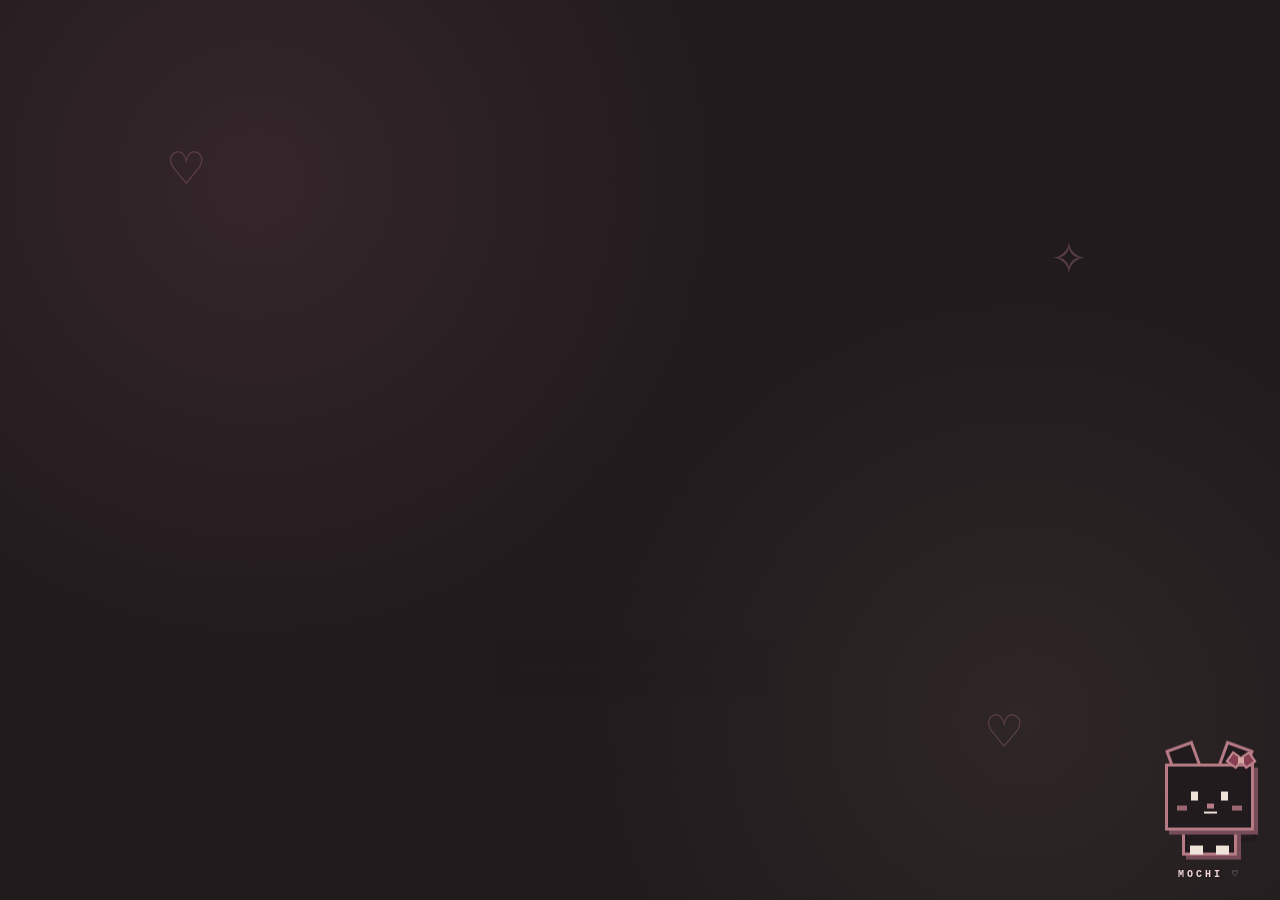
<file: index.html>
<!DOCTYPE html>
<html lang="en">
<head>
    <meta charset="UTF-8">
    <meta name="viewport" content="width=device-width, initial-scale=1.0">
    <title>Birthday Gift for Alfat ♡</title>
    <meta http-equiv="refresh" content="0; url=html/player.html">
</head>
<body>
    <p>Opening your birthday gift...</p>
    <a href="html/player.html">Click here if not redirected.</a>
</body>
</html>
</file>
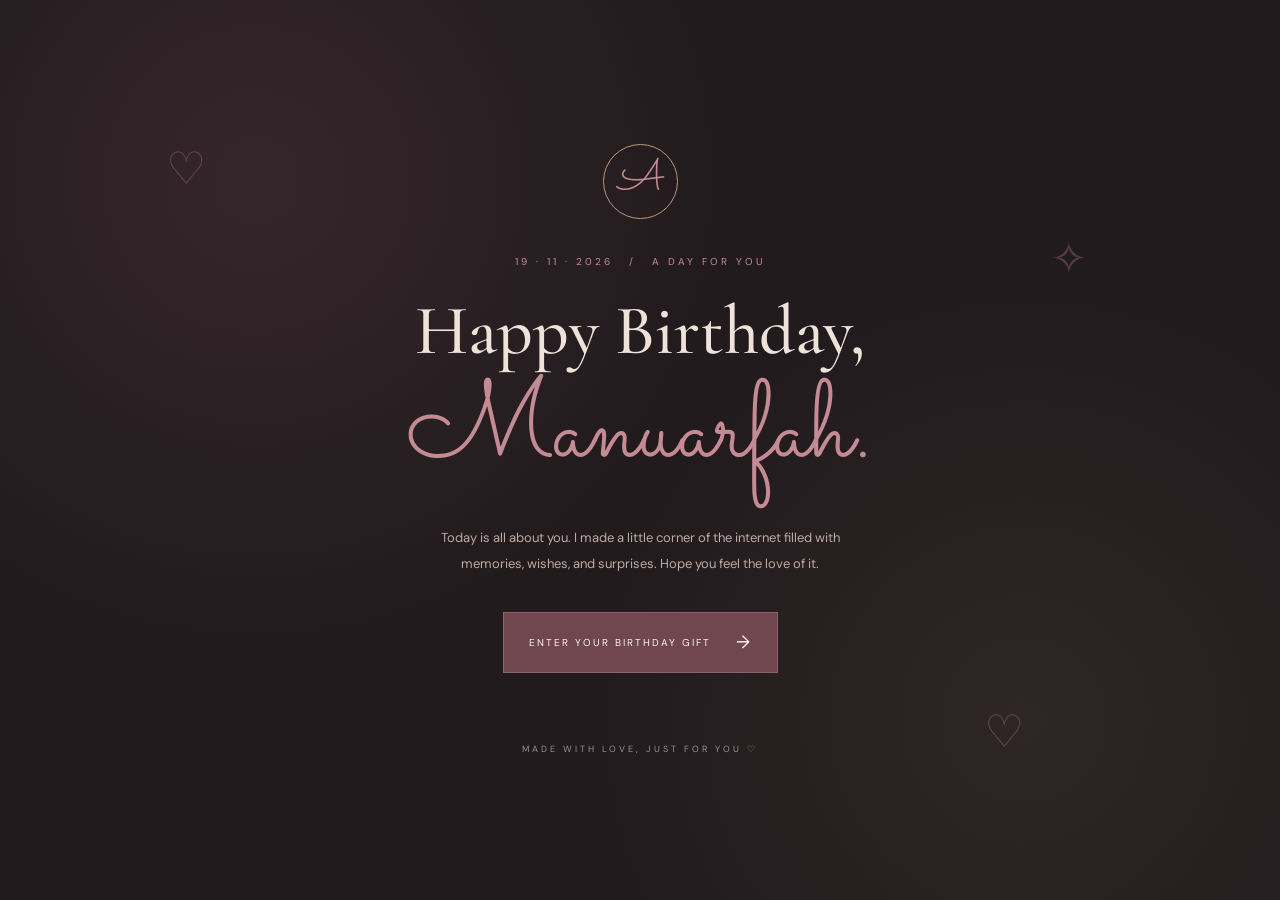
<file: html/index.html>
<!DOCTYPE html>
<html lang="en">
<head>
    <meta charset="UTF-8">
    <meta name="viewport" content="width=device-width, initial-scale=1.0">

    <title>Happy Birthday, Alfat ♡</title>

    <!-- Google Fonts -->
    <link rel="preconnect" href="https://fonts.googleapis.com">
    <link rel="preconnect" href="https://fonts.gstatic.com" crossorigin>
    <link href="https://fonts.googleapis.com/css2?family=Cormorant+Garamond:wght@400;500;600;700&family=DM+Sans:wght@400;500&family=Sacramento&display=swap" rel="stylesheet">

    <!-- Bootstrap -->
    <link href="https://cdn.jsdelivr.net/npm/bootstrap@5.3.3/dist/css/bootstrap.min.css" rel="stylesheet">

    <!-- Custom CSS -->
    <link rel="stylesheet" href="../css/style.css">
</head>

<body>

    <!-- Welcome Page -->
    <section class="welcome-page">

        <div class="welcome-content">

            <!-- Monogram -->
            <div class="monogram">
                A
            </div>


            <!-- Date -->
            <p class="eyebrow">
                19 · 11 · 2026
                <span>/</span>
                A DAY FOR YOU
            </p>


            <!-- Birthday Title -->
            <h1>Happy Birthday,</h1>

            <div class="birthday-name">
                Manuarfah.
            </div>


            <!-- Description -->
            <p class="welcome-description">
                Today is all about you.

                I made a little corner of the internet
                filled with memories, wishes, and surprises.

                Hope you feel the love of it.
            </p>


            <a href="story.html" class="enter-button" id="enterGift">
                ENTER YOUR BIRTHDAY GIFT
                <span>→</span>
            </a>


            <!-- Footer -->
            <div class="welcome-footer">
                MADE WITH LOVE, JUST FOR YOU ♡
            </div>

        </div>


        <!-- Decorations -->
        <div class="decoration decoration-one">♡</div>

        <div class="decoration decoration-two">✧</div>

        <div class="decoration decoration-three">♡</div>

    </section>

    <!-- JavaScript -->
    <script src="../js/main.js"></script>

</body>
</html>
</file>
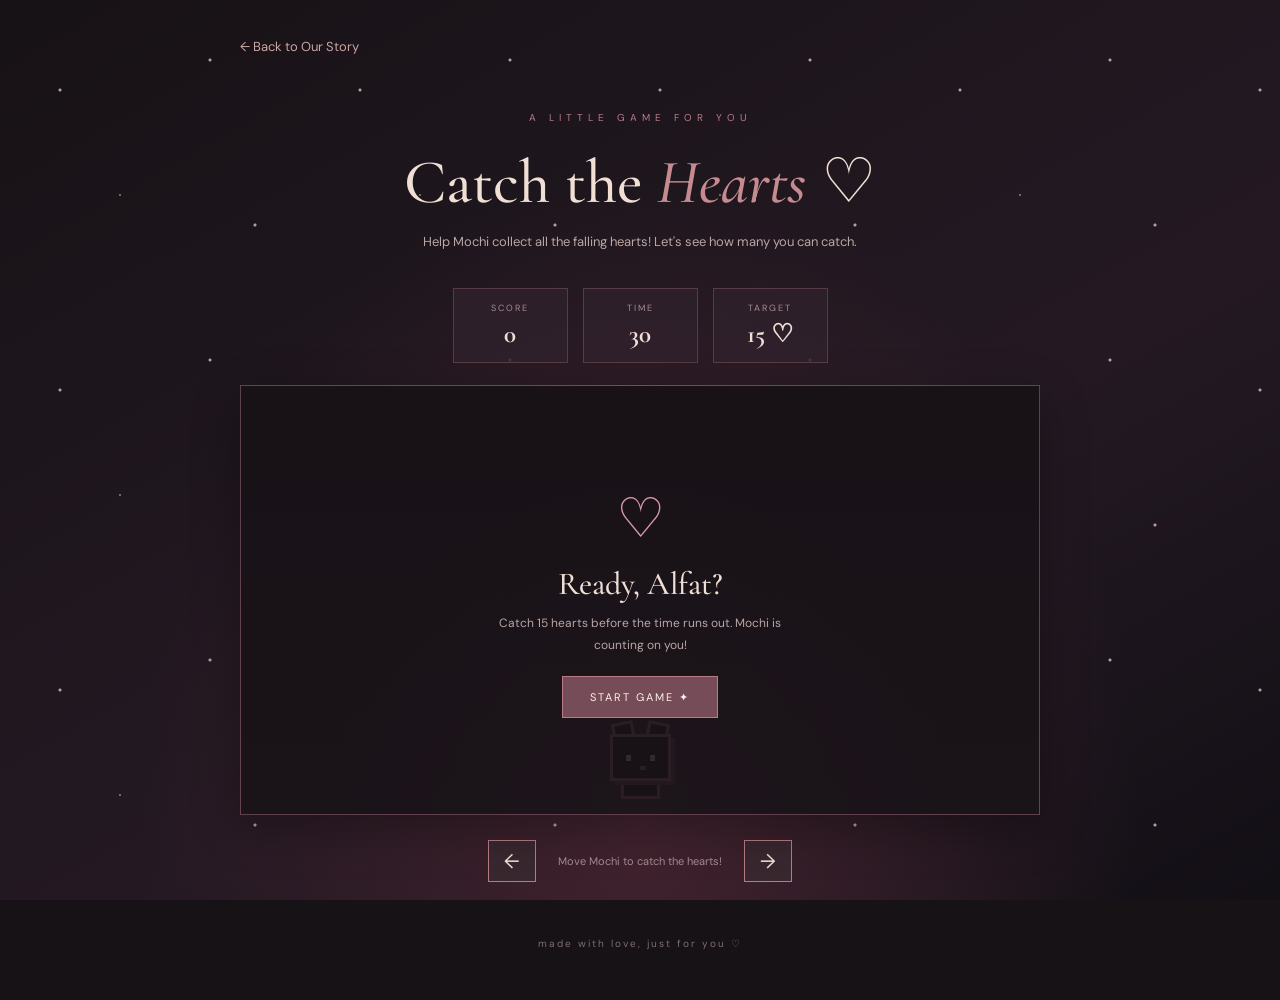
<file: html/game.html>
<!DOCTYPE html>
<html lang="en">
<head>
    <meta charset="UTF-8">
    <meta name="viewport" content="width=device-width, initial-scale=1.0">

    <title>Catch the Hearts ♡</title>

    <link rel="preconnect" href="https://fonts.googleapis.com">
    <link rel="preconnect" href="https://fonts.gstatic.com" crossorigin>
    <link href="https://fonts.googleapis.com/css2?family=Cormorant+Garamond:wght@400;500;600;700&family=DM+Sans:wght@400;500&display=swap" rel="stylesheet">

    <link rel="stylesheet" href="../css/style.css">
    <link rel="stylesheet" href="../css/game.css">
</head>

<body class="game-page">

    <div class="game-background">
        <div class="game-stars"></div>
    </div>

    <div class="game-container">

        <a href="story.html" class="game-back">← Back to Our Story</a>

        <div class="game-heading">
            <p class="eyebrow">A LITTLE GAME FOR YOU</p>

            <h1>Catch the <span>Hearts</span> ♡</h1>

            <p>
                Help Mochi collect all the falling hearts!
                Let's see how many you can catch.
            </p>
        </div>

        <!-- GAME INFORMATION -->

        <div class="game-info">

            <div class="info-box">
                <span>SCORE</span>
                <strong id="score">0</strong>
            </div>

            <div class="info-box">
                <span>TIME</span>
                <strong id="timer">30</strong>
            </div>

            <div class="info-box">
                <span>TARGET</span>
                <strong>15 ♡</strong>
            </div>

        </div>

        <!-- GAME AREA -->

        <div class="game-board" id="gameBoard">

            <div class="game-start-screen" id="gameStartScreen">

                <div class="start-heart">♡</div>

                <h2>Ready, Alfat?</h2>

                <p>
                    Catch 15 hearts before the time runs out.
                    Mochi is counting on you!
                </p>

                <button id="startGameBtn">
                    START GAME ✦
                </button>

            </div>

            <div class="game-player" id="gamePlayer">

                <div class="player-ears">
                    <span></span>
                    <span></span>
                </div>

                <div class="player-head">
                    <span class="player-eye left"></span>
                    <span class="player-eye right"></span>
                    <span class="player-nose"></span>
                </div>

                <div class="player-body"></div>

            </div>

            <div class="game-result" id="gameResult">

                <div class="result-icon" id="resultIcon">♡</div>

                <h2 id="resultTitle">You did it!</h2>

                <p id="resultDescription"></p>

                <button id="restartGameBtn">
                    PLAY AGAIN ↻
                </button>

                <a href="itinerary.html" class="game-next">
                    SEE OUR BIRTHDAY PLANS
                    <span>→</span>
                </a>

            </div>

        </div>

        <!-- GAME CONTROLS -->

        <div class="game-controls">

            <button id="moveLeft" aria-label="Move left">←</button>

            <p>Move Mochi to catch the hearts!</p>

            <button id="moveRight" aria-label="Move right">→</button>

        </div>

        <p class="game-footer">
            made with love, just for you ♡
        </p>

    </div>

    <script src="../js/game.js"></script>

</body>
</html>
</file>
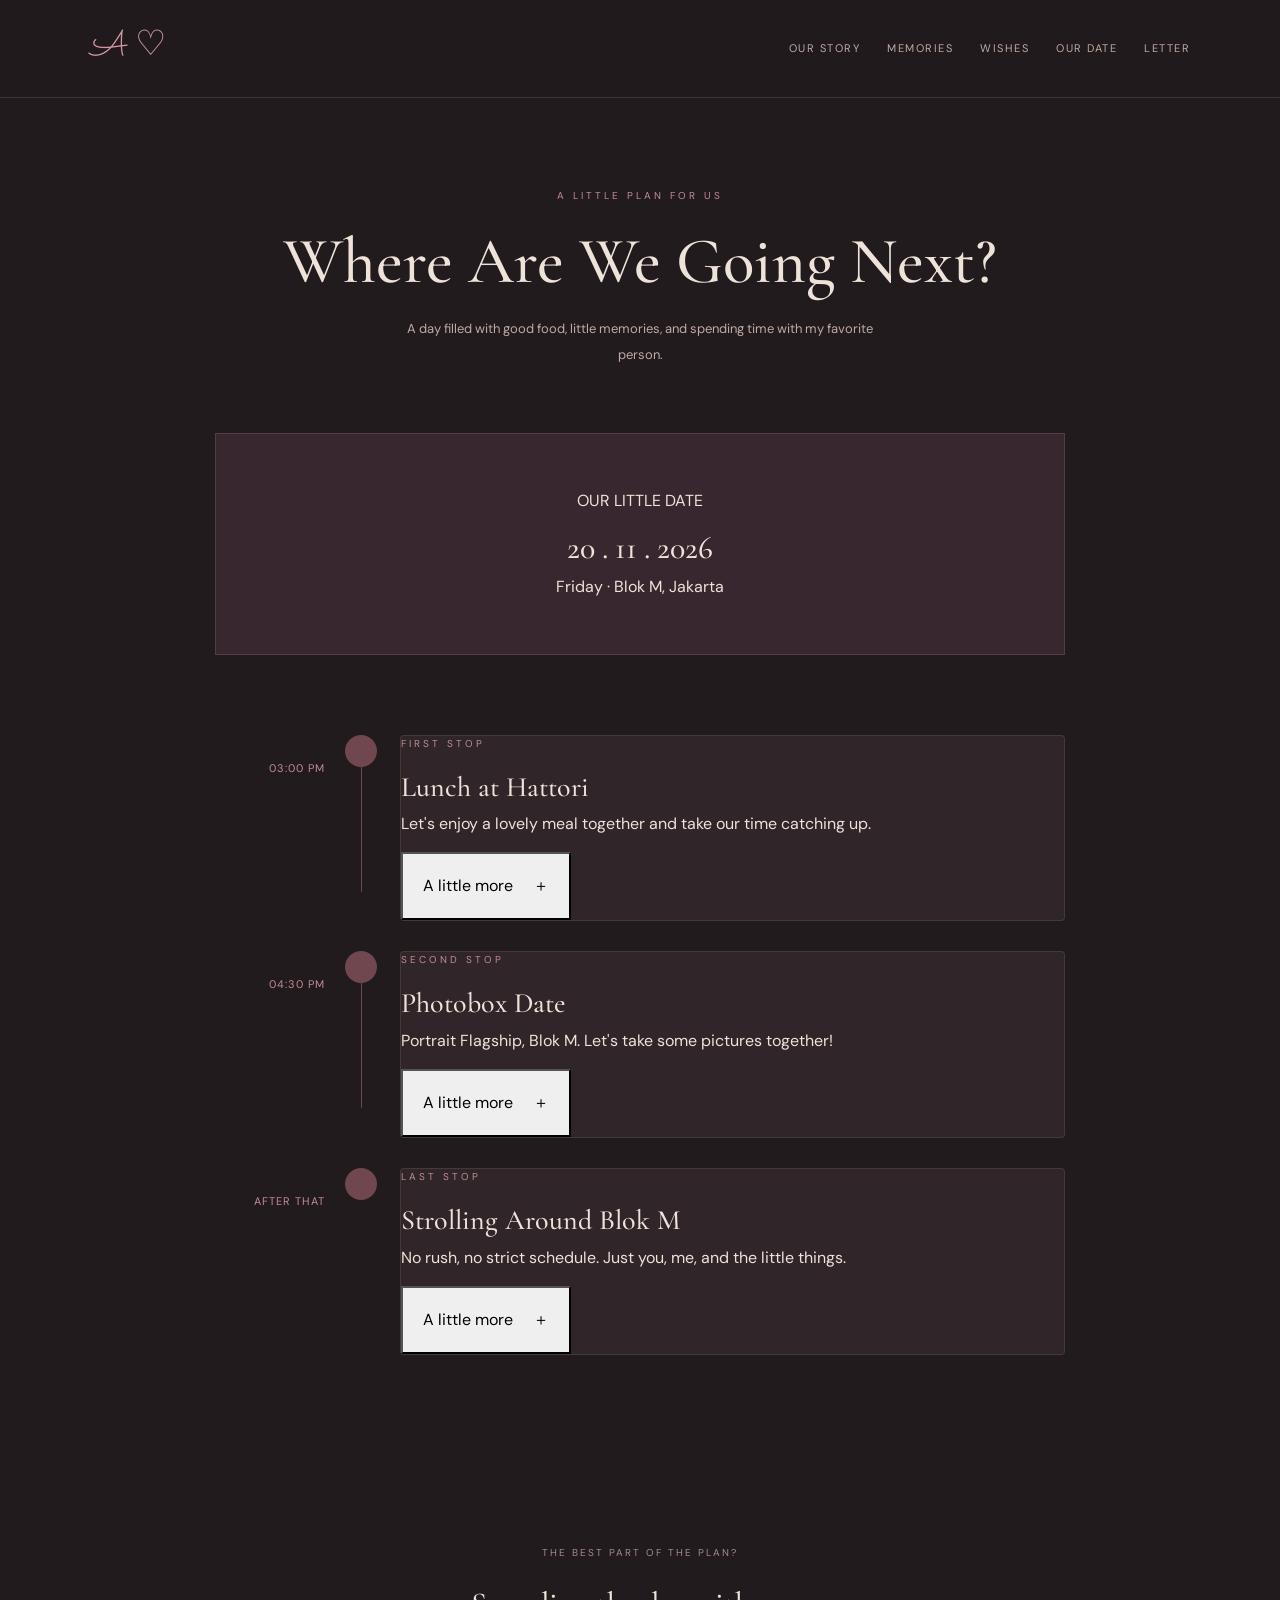
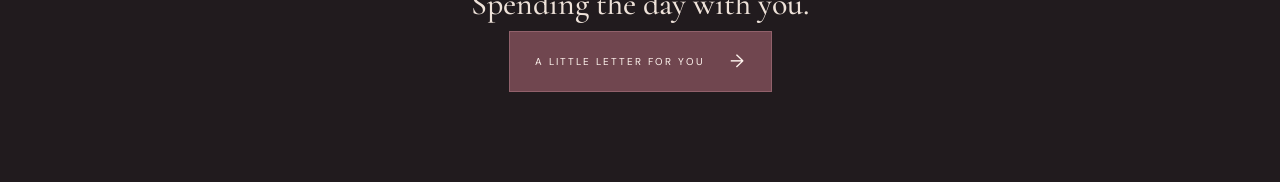
<file: html/itinerary.html>
<!DOCTYPE html>
<html lang="en">
<head>
    <meta charset="UTF-8">
    <meta name="viewport" content="width=device-width, initial-scale=1.0">

    <title>Our Little Date | Alfat</title>

    <!-- Google Fonts -->
    <link rel="preconnect" href="https://fonts.googleapis.com">
    <link rel="preconnect" href="https://fonts.gstatic.com" crossorigin>
    <link href="https://fonts.googleapis.com/css2?family=Cormorant+Garamond:wght@400;500;600;700&family=DM+Sans:wght@400;500&family=Sacramento&display=swap" rel="stylesheet">

    <!-- Bootstrap -->
    <link href="https://cdn.jsdelivr.net/npm/bootstrap@5.3.3/dist/css/bootstrap.min.css" rel="stylesheet">

    <!-- Custom CSS -->
    <link rel="stylesheet" href="../css/style.css">
</head>

<body>

    <!-- Navigation -->
    <nav class="navbar-custom">
        <div class="nav-inner">
            <a href="index.html" class="nav-brand">A ♡</a>

            <div class="nav-links">
                <a href="story.html">Our Story</a>
                <a href="memories.html">Memories</a>
                <a href="prayers.html">Wishes</a>
                <a href="itinerary.html">Our Date</a>
                <a href="letter.html">Letter</a>
            </div>
        </div>
    </nav>


    <!-- Page Header -->
    <section class="page-header">
        <p class="eyebrow">A LITTLE PLAN FOR US</p>

        <h1>Where Are We Going Next?</h1>

        <p class="page-description">
            A day filled with good food, little memories,
            and spending time with my favorite person.
        </p>
    </section>


    <!-- Date Banner -->
    <section class="date-banner">
        <p>OUR LITTLE DATE</p>

        <h2>20 . 11 . 2026</h2>

        <span>Friday · Blok M, Jakarta</span>
    </section>


    <!-- Itinerary -->
    <section class="itinerary-section">

        <div class="itinerary-timeline">

            <!-- Activity 1 -->
            <div class="itinerary-item">

                <div class="itinerary-time">
                    03:00 PM
                </div>

                <div class="itinerary-dot"></div>

                <div class="itinerary-content">
                    <p class="eyebrow">FIRST STOP</p>

                    <h3>Lunch at Hattori</h3>

                    <p>
                        Let's enjoy a lovely meal together
                        and take our time catching up.
                    </p>

                    <button class="itinerary-detail" type="button">
                        A little more
                        <span>＋</span>
                    </button>

                    <div class="activity-description">
                        <p>
                            Our first stop of the day!
                            Good food, good conversations,
                            and the best company.
                        </p>
                    </div>
                </div>

            </div>


            <!-- Activity 2 -->
            <div class="itinerary-item">

                <div class="itinerary-time">
                    04:30 PM
                </div>

                <div class="itinerary-dot"></div>

                <div class="itinerary-content">
                    <p class="eyebrow">SECOND STOP</p>

                    <h3>Photobox Date</h3>

                    <p>
                        Portrait Flagship, Blok M.
                        Let's take some pictures together!
                    </p>

                    <button class="itinerary-detail" type="button">
                        A little more
                        <span>＋</span>
                    </button>

                    <div class="activity-description">
                        <p>
                            A little photo session to keep
                            this day as a memory.
                            Something we can look back on
                            whenever we miss this moment.
                        </p>
                    </div>
                </div>

            </div>


            <!-- Activity 3 -->
            <div class="itinerary-item">

                <div class="itinerary-time">
                    AFTER THAT
                </div>

                <div class="itinerary-dot"></div>

                <div class="itinerary-content">
                    <p class="eyebrow">LAST STOP</p>

                    <h3>Strolling Around Blok M</h3>

                    <p>
                        No rush, no strict schedule.
                        Just you, me, and the little things.
                    </p>

                    <button class="itinerary-detail" type="button">
                        A little more
                        <span>＋</span>
                    </button>

                    <div class="activity-description">
                        <p>
                            Let's walk around, explore the area,
                            find something interesting,
                            and enjoy the rest of our day together.
                            We can decide everything along the way.
                        </p>
                    </div>
                </div>

            </div>

        </div>

    </section>


    <!-- Closing Message -->
    <section class="page-bottom">
        <p>THE BEST PART OF THE PLAN?</p>

        <h2>Spending the day with you.</h2>

        <a href="letter.html" class="enter-button">
            A LITTLE LETTER FOR YOU
            <span>→</span>
        </a>
    </section>

    <!-- JavaScript -->
    <script src="../js/main.js"></script>

</body>
</html>
</file>
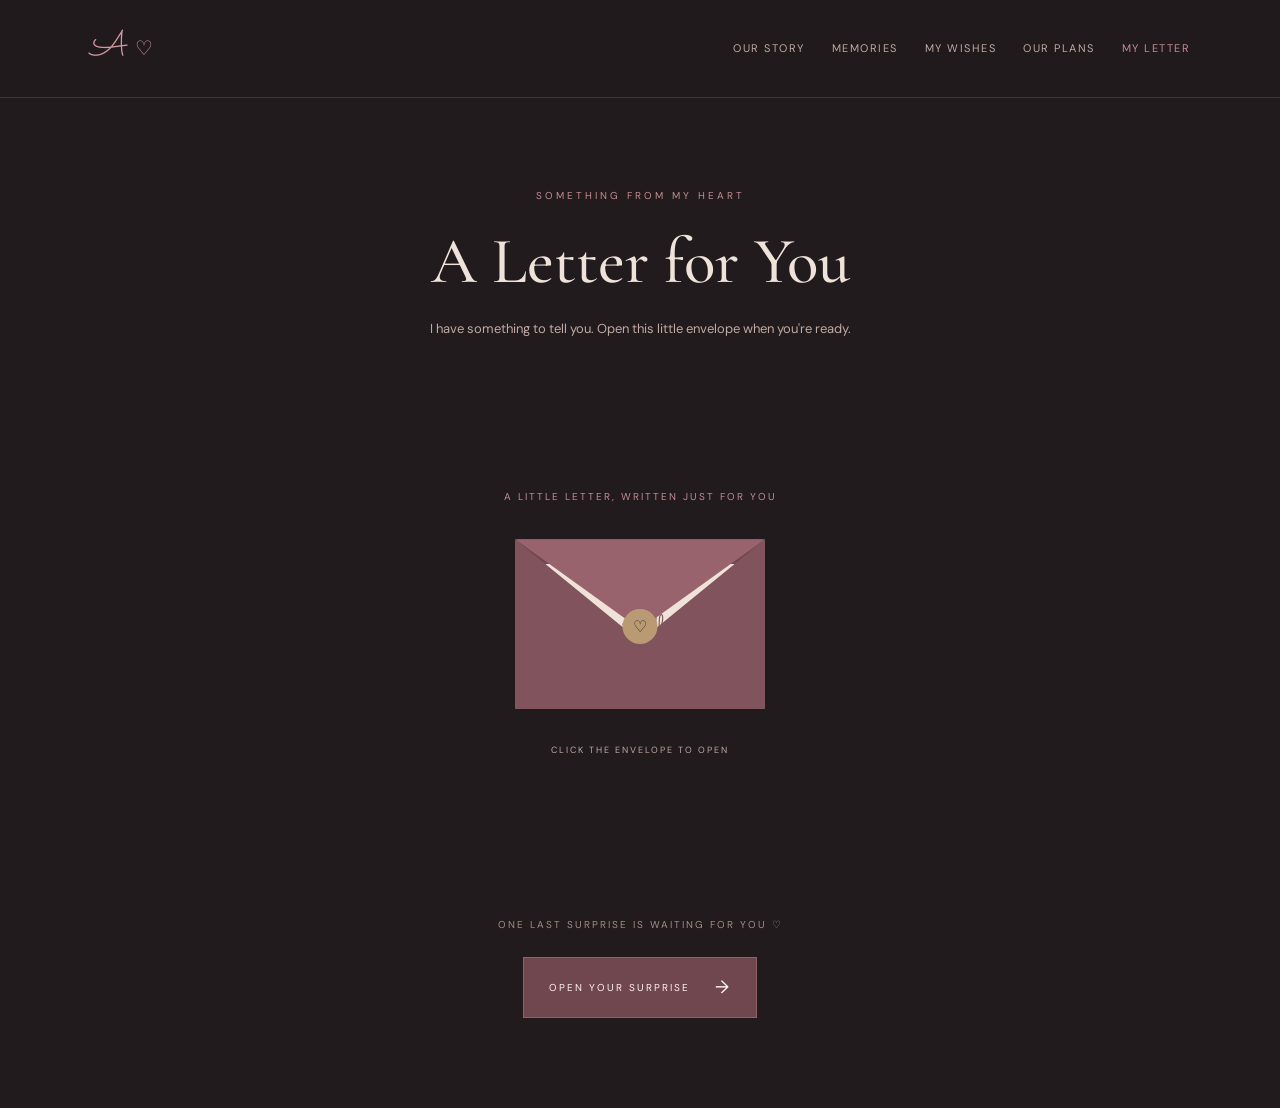
<file: html/letter.html>
<!DOCTYPE html>
<html lang="en">
<head>
    <meta charset="UTF-8">
    <meta name="viewport" content="width=device-width, initial-scale=1.0">

    <title>A Letter for You | Alfat ♡</title>

    <!-- Google Fonts -->
    <link rel="preconnect" href="https://fonts.googleapis.com">
    <link rel="preconnect" href="https://fonts.gstatic.com" crossorigin>
    <link href="https://fonts.googleapis.com/css2?family=Cormorant+Garamond:wght@400;500;600;700&family=DM+Sans:wght@400;500&family=Sacramento&display=swap" rel="stylesheet">

    <!-- Bootstrap -->
    <link href="https://cdn.jsdelivr.net/npm/bootstrap@5.3.3/dist/css/bootstrap.min.css" rel="stylesheet">

    <!-- Custom CSS -->
    <link rel="stylesheet" href="../css/style.css">
</head>

<body>

    <!-- Navigation -->
    <nav class="navbar-custom">
        <div class="nav-inner">

            <a href="index.html" class="nav-brand">A <span>♡</span></a>

            <div class="nav-links">
                <a href="story.html">Our Story</a>
                <a href="memories.html">Memories</a>
                <a href="prayers.html">My Wishes</a>
                <a href="itinerary.html">Our Plans</a>
                <a href="letter.html" class="active">My Letter</a>
            </div>

        </div>
    </nav>


    <!-- Page Header -->
    <section class="page-header">

        <p class="eyebrow">SOMETHING FROM MY HEART</p>

        <h1>A Letter for You</h1>

        <p class="page-description">
            I have something to tell you.
            Open this little envelope when you're ready.
        </p>

    </section>


    <!-- Envelope Section -->
    <section class="letter-section">

        <div class="letter-instruction">
            <p>A LITTLE LETTER, WRITTEN JUST FOR YOU</p>
        </div>

        <div class="envelope-container">

            <div id="envelope" class="envelope">

                <div class="envelope-back"></div>

                <div class="letter-inside">
                    <span>For Alfat ♡</span>
                </div>

                <div class="envelope-front"></div>

                <div class="envelope-flap"></div>

                <div class="envelope-seal">♡</div>

            </div>

            <p class="envelope-hint">
                CLICK THE ENVELOPE TO OPEN
            </p>

        </div>

    </section>


    <!-- Letter Overlay -->
    <div id="letterOverlay" class="letter-overlay">

        <div class="letter-paper">

            <button
                id="closeLetter"
                class="close-letter"
                type="button"
                aria-label="Close letter"
            >
                &times;
            </button>

            <div class="letter-paper-content">

                <p class="letter-date">19 November 2026</p>

                <p class="letter-dear">Dear Alfat,</p>

                <h2>Happy Birthday, My Favorite Person.</h2>

                <p>
                    First of all, happy birthday to you.
                    I hope today reminds you of how special
                    and loved you truly are.
                </p>

                <p>
                    I'm grateful for every little moment we share.
                    Thank you for being part of my days,
                    for the laughter, the stories,
                    and all the memories we've made together.
                </p>

                <p>
                    I know life won't always be perfect,
                    but I hope we keep learning, growing,
                    and supporting each other along the way.
                </p>

                <p>
                    On your special day, I wish you endless happiness,
                    good health, success, and everything your heart
                    has been hoping for.
                </p>

                <p>
                    Thank you for being you.
                    I'm so lucky to have you in my life.
                </p>

                <p class="letter-closing">
                    With all my love,
                </p>

                <p class="letter-signature">
                    Yours, always ♡
                </p>

            </div>

        </div>

    </div>


    <!-- Bottom Section -->
    <section class="page-bottom">

        <p>ONE LAST SURPRISE IS WAITING FOR YOU ♡</p>

        <a href="surprise.html" class="enter-button">
            OPEN YOUR SURPRISE
            <span>→</span>
        </a>

    </section>


    <!-- JavaScript -->
    <script src="../js/main.js"></script>
</body>
</html>
</file>
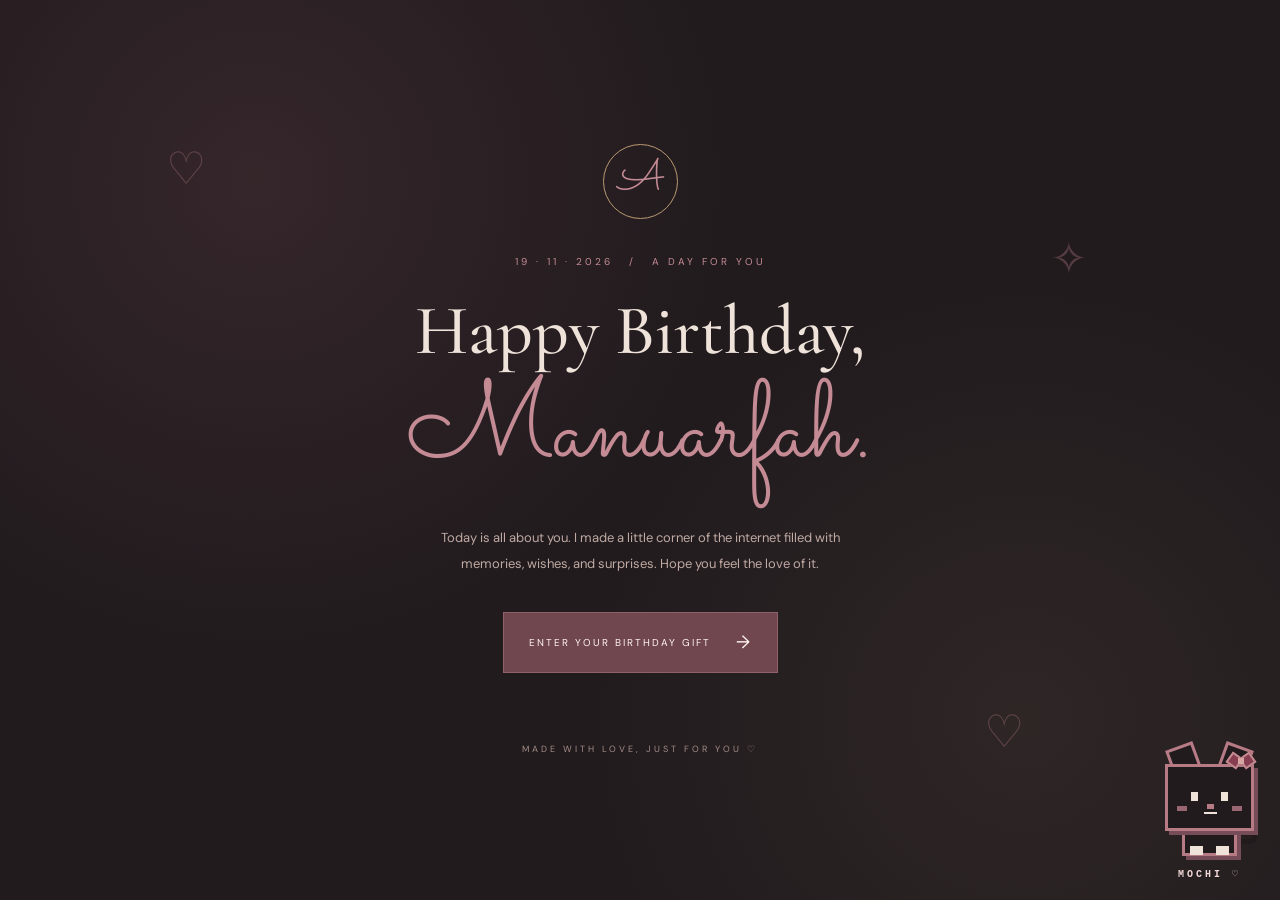
<file: html/player.html>
<!DOCTYPE html>
<html lang="en">
<head>
    <meta charset="UTF-8">
    <meta name="viewport" content="width=device-width, initial-scale=1.0">

    <title>Birthday Gift for Alfat</title>

    <!-- GOOGLE FONTS -->
    <link rel="preconnect" href="https://fonts.googleapis.com">
    <link rel="preconnect" href="https://fonts.gstatic.com" crossorigin>

    <link href="https://fonts.googleapis.com/css2?family=Cormorant+Garamond:wght@400;500;600;700&family=DM+Sans:wght@400;500&family=Sacramento&display=swap" rel="stylesheet">

    <!-- BOOTSTRAP -->
    <link
        href="https://cdn.jsdelivr.net/npm/bootstrap@5.3.3/dist/css/bootstrap.min.css"
        rel="stylesheet">

    <!-- CUSTOM CSS -->
    <link rel="stylesheet" href="../css/style.css">
</head>

<body class="persistent-player">

    <!-- ===================================
         BACKGROUND MUSIC
    =================================== -->

    <audio id="backgroundMusic" loop preload="auto">
        <source
            src="../assets/music/your-song.mp3"
            type="audio/mpeg">
    </audio>


    <!-- ===================================
         WEBSITE PAGES
    =================================== -->

    <iframe
        src="index.html"
        class="persistent-frame"
        name="pageFrame"
        title="Birthday Website for Alfat">
    </iframe>


    <!-- ===================================
         MOCHI COMPANION
    =================================== -->

    <div class="mochi-container">

        <!-- CHAT BUBBLE -->
        <div class="mochi-bubble" id="mochiBubble">
            <p id="mochiMessage">
                Hiii! I'm Mochi ♡
            </p>
        </div>


        
        <button
            class="mochi-character"
            id="mochiCharacter"
            type="button"
            aria-label="Talk to Mochi"
            aria-expanded="false">

            <span class="mochi-ear mochi-ear-left"></span>
            <span class="mochi-ear mochi-ear-right"></span>

            <span class="mochi-head">
                <span class="mochi-eye mochi-eye-left"></span>
                <span class="mochi-eye mochi-eye-right"></span>
                <span class="mochi-nose"></span>
                <span class="mochi-mouth"></span>
                <span class="mochi-cheek mochi-cheek-left"></span>
                <span class="mochi-cheek mochi-cheek-right"></span>
            </span>

            <span class="mochi-bow">
                <span></span>
                <span></span>
            </span>

            <span class="mochi-body">
                <span class="mochi-paw mochi-paw-left"></span>
                <span class="mochi-paw mochi-paw-right"></span>
            </span>
        </button>



        <!-- MOCHI NAME -->
        <button
            type="button"
            class="mochi-name"
            id="openMochiRoom">
            MOCHI ♡
        </button>

    </div>


    <!-- ===================================
         MOCHI'S LITTLE ROOM
         SEPARATE FROM MOCHI CONTAINER
    =================================== -->

    <div class="mochi-room" id="mochiRoom">

        <!-- ROOM HEADER -->
        <div class="room-header">

            <span>MOCHI'S LITTLE ROOM</span>

            <button
                type="button"
                id="closeMochiRoom"
                aria-label="Close room">
                ×
            </button>

        </div>


        <!-- ROOM SCENE -->
        <div class="room-scene">

            <!-- WINDOW -->
            <div class="room-window">
                <span>✦</span>
                <span>☾</span>
                <span>✧</span>
            </div>


            <!-- WALL DECORATION -->
            <div class="room-picture">
                ♡
            </div>


            <!-- BED -->
            <div class="mochi-bed">

                <div class="bed-pillow"></div>

                <div class="bed-blanket"></div>

            </div>


            <!-- FISH TOY -->
            <button
                type="button"
                class="fish-toy"
                id="fishToy"
                aria-label="Play with fish toy">
                🐟
            </button>


            <!-- CARPET -->
            <div class="room-carpet"></div>


            <!-- PLANT -->
            <div class="room-plant">
                🌷
            </div>

        </div>


        <!-- ROOM FOOTER -->
        <div class="room-footer">

            <p id="roomMessage">
                Welcome to my little room ♡
            </p>

        </div>

    </div>


    <!-- ===================================
         PLAYER SCRIPT
    =================================== -->

    <script src="../js/player.js"></script>

</body>
</html>
</file>
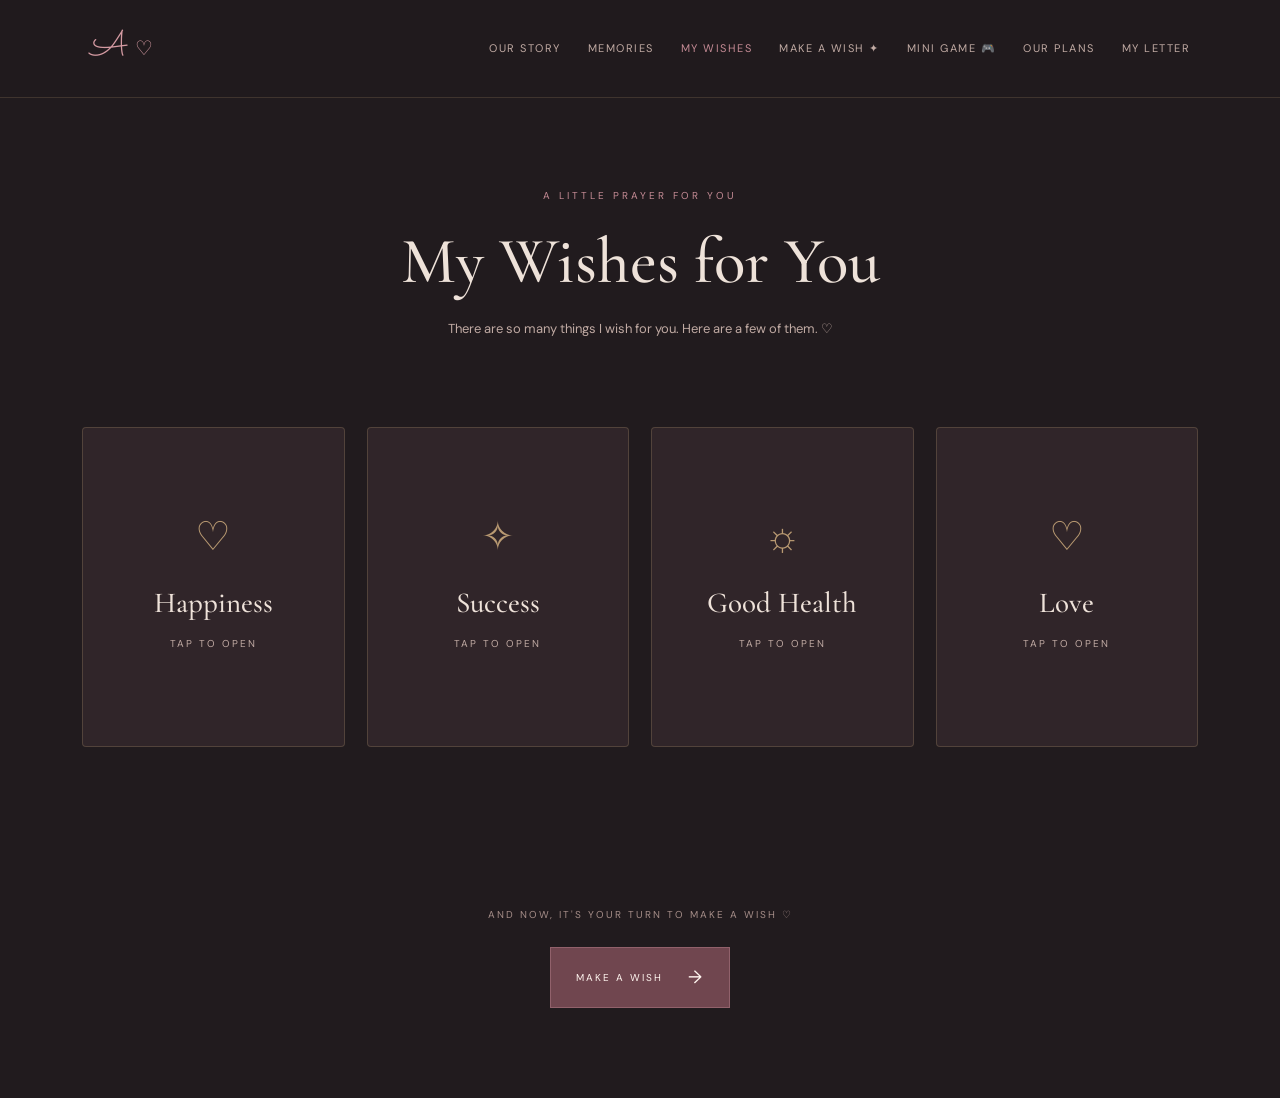
<file: html/prayers.html>
<!DOCTYPE html>
<html lang="en">
<head>
    <meta charset="UTF-8">
    <meta name="viewport" content="width=device-width, initial-scale=1.0">

    <title>My Wishes | Alfat ♡</title>

    <!-- Google Fonts -->
    <link rel="preconnect" href="https://fonts.googleapis.com">
    <link rel="preconnect" href="https://fonts.gstatic.com" crossorigin>
    <link href="https://fonts.googleapis.com/css2?family=Cormorant+Garamond:wght@400;500;600;700&family=DM+Sans:wght@400;500&family=Sacramento&display=swap" rel="stylesheet">

    <!-- Bootstrap -->
    <link href="https://cdn.jsdelivr.net/npm/bootstrap@5.3.3/dist/css/bootstrap.min.css" rel="stylesheet">

    <!-- Custom CSS -->
    <link rel="stylesheet" href="../css/style.css">
</head>

<body>

    <!-- Navigation -->
    <nav class="navbar-custom">
        <div class="nav-inner">

            <a href="index.html" class="nav-brand">A <span>♡</span></a>

            <div class="nav-links">
                <a href="story.html">Our Story</a>
                <a href="memories.html">Memories</a>
                <a href="prayers.html" class="active">My Wishes</a>
                <a href="wish.html">Make a Wish ✦</a>
                <a href="game.html">Mini Game 🎮</a>
                <a href="itinerary.html">Our Plans</a>
                <a href="letter.html">My Letter</a>
            </div>

        </div>
    </nav>


    <!-- Page Header -->
    <section class="page-header">

        <p class="eyebrow">A LITTLE PRAYER FOR YOU</p>

        <h1>My Wishes for You</h1>

        <p class="page-description">
            There are so many things I wish for you.
            Here are a few of them. ♡
        </p>

    </section>


    <!-- Wishes Cards -->
    <section class="prayers-section">

        <div class="container">

            <div class="prayer-grid">

                <!-- Card 1 -->
                <div class="prayer-card">
                    <div class="prayer-card-inner">

                        <div class="prayer-front">
                            <span class="prayer-icon">♡</span>
                            <h2>Happiness</h2>
                            <p>Tap to open</p>
                        </div>

                        <div class="prayer-back">
                            <h2>Always Be Happy</h2>
                            <p>
                                Sayang, semoga kebahagiaan di hari ini
                                mengelilingi kamu selalu yaa. I pray that
                                youre happier than ever, sayang.
                            </p>
                        </div>

                    </div>
                </div>


                <!-- Card 2 -->
                <div class="prayer-card">
                    <div class="prayer-card-inner">

                        <div class="prayer-front">
                            <span class="prayer-icon">✧</span>
                            <h2>Success</h2>
                            <p>Tap to open</p>
                        </div>

                        <div class="prayer-back">
                            <h2>All Your Dreams</h2>
                            <p>
                                Semoga semua mimpi kamu bisa tercapai entah di waktu dekat
                                atau yang akan datang yaa.
                                Aku akan selalu menemani kamu sampai semua hal yang
                                kamu mimpikan tercapai!
                            </p>
                        </div>

                    </div>
                </div>


                <!-- Card 3 -->
                <div class="prayer-card">
                    <div class="prayer-card-inner">

                        <div class="prayer-front">
                            <span class="prayer-icon">☼</span>
                            <h2>Good Health</h2>
                            <p>Tap to open</p>
                        </div>

                        <div class="prayer-back">
                            <h2>Take Care of Yourself</h2>
                            <p>
                                Sehat selalu. Doa ini yang selalu aku panjatkan
                                kinda sad if you were sick. Juga, agak rese kalau sakit soalnya.
                                BERCANDAAA
                            </p>
                        </div>

                    </div>
                </div>


                <!-- Card 4 -->
                <div class="prayer-card">
                    <div class="prayer-card-inner">

                        <div class="prayer-front">
                            <span class="prayer-icon">♡</span>
                            <h2>Love</h2>
                            <p>Tap to open</p>
                        </div>

                        <div class="prayer-back">
                            <h2>Always Surrounded by Love</h2>
                            <p>
                                Aku harap kamu dikelilingi orang baik yang selalu
                                bikin kamu bahagia dan tidak merasa sendiri.
                                Kalau love nya hmm dari aku sama keluarga kamu aja.
                            </p>
                        </div>

                    </div>
                </div>

            </div>

        </div>

    </section>


    <!-- Bottom Section -->
    <section class="page-bottom">

        <p>AND NOW, IT'S YOUR TURN TO MAKE A WISH ♡</p>

        <a href="wish.html" class="enter-button">
            MAKE A WISH
            <span>→</span>
        </a>

    </section>


    <!-- JavaScript -->
    <script src="../js/main.js"></script>

</body>
</html>
</file>
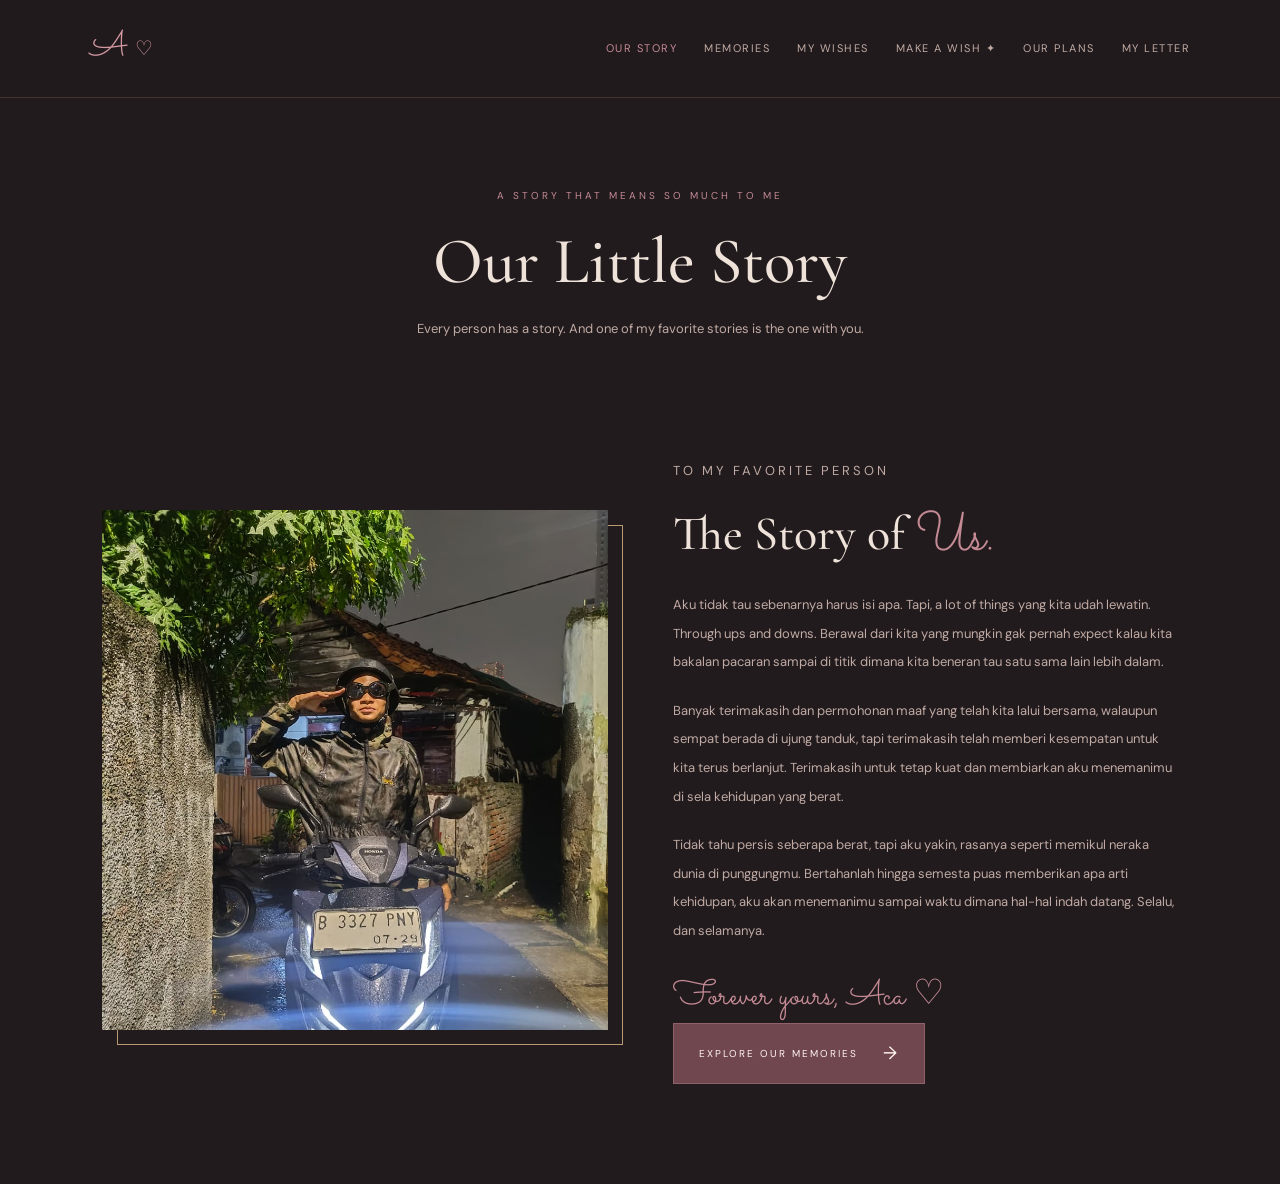
<file: html/story.html>
<!DOCTYPE html>
<html lang="en">
<head>
    <meta charset="UTF-8">
    <meta name="viewport" content="width=device-width, initial-scale=1.0">

    <title>Our Story | Alfat ♡</title>

    <!-- Google Fonts -->
    <link rel="preconnect" href="https://fonts.googleapis.com">
    <link rel="preconnect" href="https://fonts.gstatic.com" crossorigin>
    <link href="https://fonts.googleapis.com/css2?family=Cormorant+Garamond:wght@400;500;600;700&family=DM+Sans:wght@400;500&family=Sacramento&display=swap" rel="stylesheet">

    <!-- Bootstrap -->
    <link href="https://cdn.jsdelivr.net/npm/bootstrap@5.3.3/dist/css/bootstrap.min.css" rel="stylesheet">

    <!-- Custom CSS -->
    <link rel="stylesheet" href="../css/style.css">
</head>

<body>

    <!-- Navigation -->
    <nav class="navbar-custom">
        <div class="nav-inner">

            <a href="index.html" class="nav-brand">A <span>♡</span></a>

            <div class="nav-links">
                <a href="story.html" class="active">Our Story</a>
                <a href="memories.html">Memories</a>
                <a href="prayers.html">My Wishes</a>
                <a href="wish.html">Make a Wish ✦</a>
                <a href="itinerary.html">Our Plans</a>
                <a href="letter.html">My Letter</a>
            </div>

        </div>
    </nav>


    <!-- Page Header -->
    <section class="page-header">

        <p class="eyebrow">A STORY THAT MEANS SO MUCH TO ME</p>

        <h1>Our Little Story</h1>

        <p class="page-description">
            Every person has a story.
            And one of my favorite stories is the one with you.
        </p>

    </section>


    <!-- Story Content -->
    <section class="story-section">

        <div class="story-grid">

            <!-- Photo -->
            <div class="story-image">

                <img
                    src="../assets/images/alfat.jpg"
                    alt="A special picture of Alfat"
                >

            </div>


            <!-- Story Text -->
            <div class="story-text">

                <p class="eyebrow">TO MY FAVORITE PERSON</p>

                <h2>
                    The Story of
                    <span>Us.</span>
                </h2>

                <p>
                    Aku tidak tau sebenarnya harus isi apa. Tapi, a lot of things yang kita udah lewatin.
                    Through ups and downs. Berawal dari kita yang mungkin gak pernah expect kalau kita bakalan pacaran
                    sampai di titik dimana kita beneran tau satu sama lain lebih dalam.

                </p>

                <p>
                    Banyak terimakasih dan permohonan maaf yang telah kita lalui bersama, walaupun sempat berada di ujung tanduk,
                    tapi terimakasih telah memberi kesempatan untuk kita terus berlanjut. Terimakasih untuk tetap kuat dan membiarkan
                    aku menemanimu di sela kehidupan yang berat.
                </p>

                <p>
                    Tidak tahu persis seberapa berat, tapi aku yakin, rasanya seperti memikul neraka dunia di punggungmu. Bertahanlah
                    hingga semesta puas memberikan apa arti kehidupan, aku akan menemanimu sampai waktu dimana hal-hal indah datang.
                    Selalu, dan selamanya.
                </p>

                <div class="story-signature">
                    Forever yours, Aca ♡
                </div>

                <a href="memories.html" class="enter-button">
                    EXPLORE OUR MEMORIES
                    <span>→</span>
                </a>

            </div>

        </div>

    </section>

    <!-- JavaScript -->
    <script src="../js/main.js"></script>

</body>
</html>
</file>
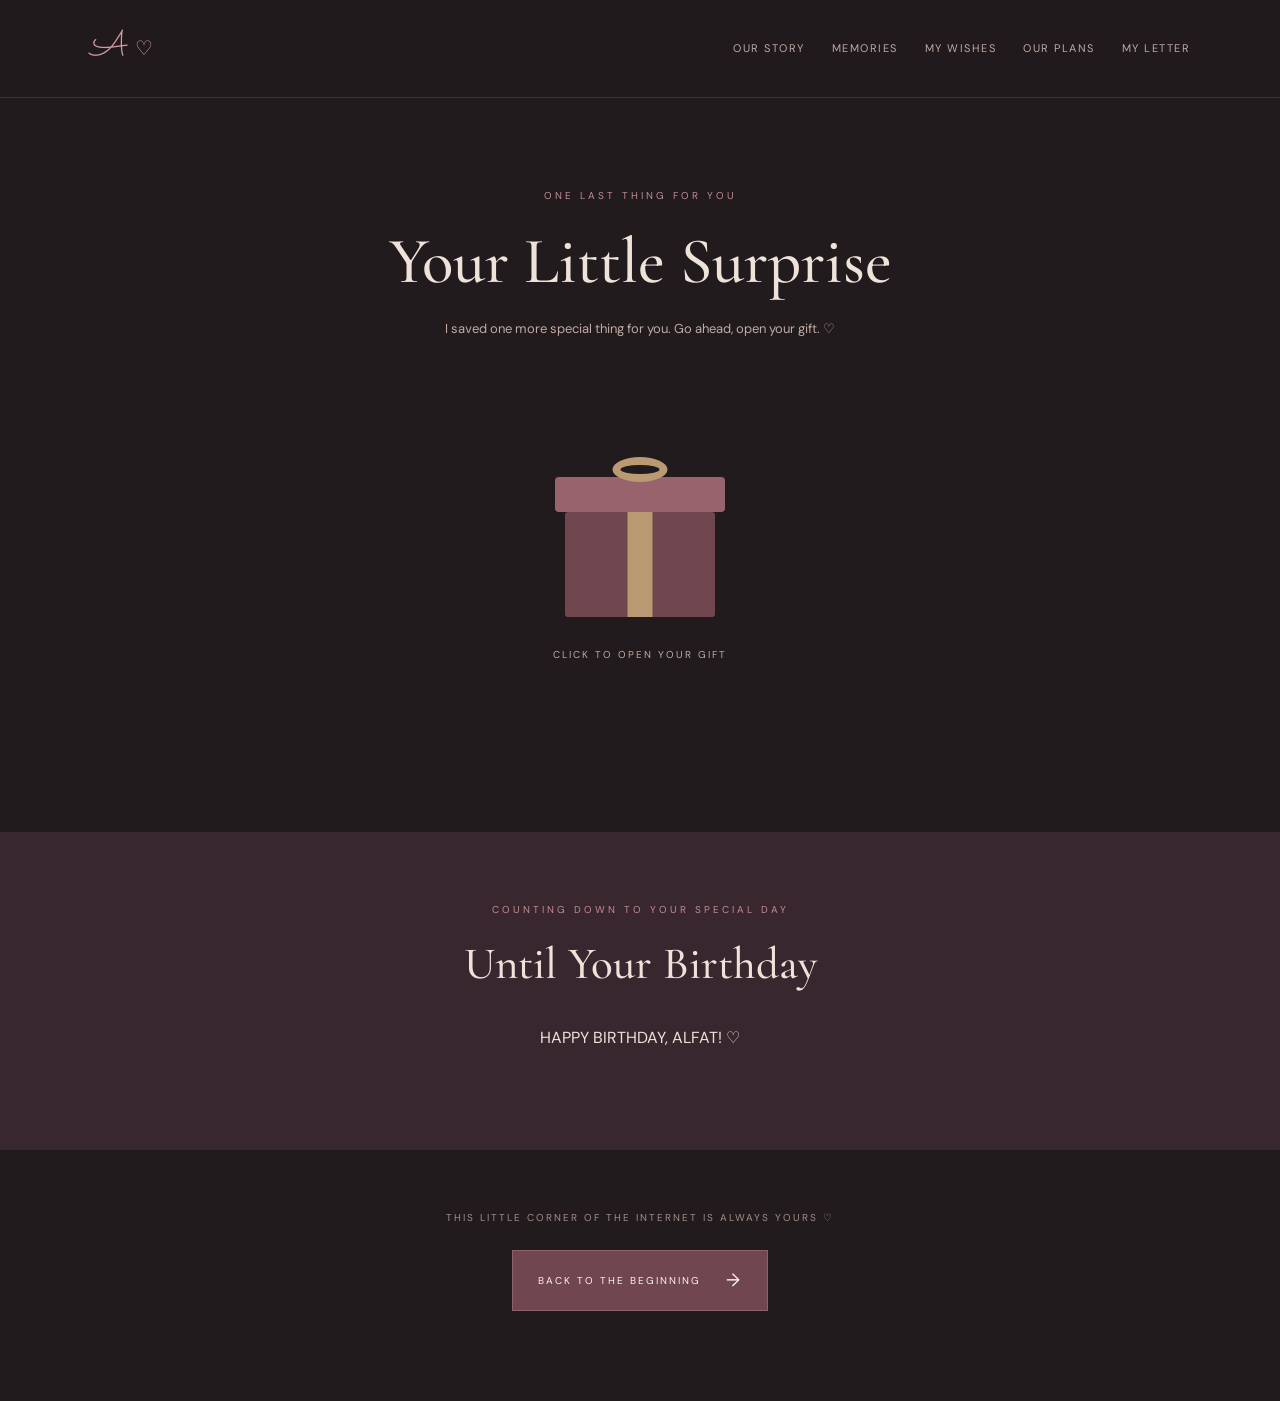
<file: html/surprise.html>
<!DOCTYPE html>
<html lang="en">
<head>
    <meta charset="UTF-8">
    <meta name="viewport" content="width=device-width, initial-scale=1.0">

    <title>Your Surprise | Alfat ♡</title>

    <!-- Google Fonts -->
    <link rel="preconnect" href="https://fonts.googleapis.com">
    <link rel="preconnect" href="https://fonts.gstatic.com" crossorigin>
    <link href="https://fonts.googleapis.com/css2?family=Cormorant+Garamond:wght@400;500;600;700&family=DM+Sans:wght@400;500&family=Sacramento&display=swap" rel="stylesheet">

    <!-- Bootstrap -->
    <link href="https://cdn.jsdelivr.net/npm/bootstrap@5.3.3/dist/css/bootstrap.min.css" rel="stylesheet">

    <!-- Custom CSS -->
    <link rel="stylesheet" href="../css/style.css">
</head>

<body>

    <!-- Navigation -->
    <nav class="navbar-custom">
        <div class="nav-inner">

            <a href="index.html" class="nav-brand">A <span>♡</span></a>

            <div class="nav-links">
                <a href="story.html">Our Story</a>
                <a href="memories.html">Memories</a>
                <a href="prayers.html">My Wishes</a>
                <a href="itinerary.html">Our Plans</a>
                <a href="letter.html">My Letter</a>
            </div>

        </div>
    </nav>


    <!-- Surprise Header -->
    <section class="page-header">

        <p class="eyebrow">ONE LAST THING FOR YOU</p>

        <h1>Your Little Surprise</h1>

        <p class="page-description">
            I saved one more special thing for you.
            Go ahead, open your gift. ♡
        </p>

    </section>


    <!-- Gift Section -->
    <section class="surprise-section">

        <div class="gift-container">

            <div id="giftBox" class="gift-box">

                <div class="gift-lid">
                    <div class="gift-bow"></div>
                </div>

                <div class="gift-body">
                    <div class="gift-ribbon"></div>
                </div>

            </div>

            <p class="gift-instruction">
                CLICK TO OPEN YOUR GIFT
            </p>

        </div>


        <!-- Surprise Message -->
        <div id="surpriseNote" class="surprise-note">

            <p class="eyebrow">A LITTLE MESSAGE FOR YOU</p>

            <h2>You Are My Favorite Gift.</h2>

            <p>
                I may not have the biggest gift in the world,
                but I hope this little website makes you smile.
            </p>

            <p>
                Thank you for being part of my life.
                Here's to more laughter, more adventures,
                and more birthdays together.

                I love you forever.
            </p>

            <div class="surprise-signature">
                Happy Birthday, Sayang ♡
            </div>

        </div>

    </section>


    <!-- Countdown Section -->
    <section class="countdown-section">

        <p class="eyebrow">COUNTING DOWN TO YOUR SPECIAL DAY</p>

        <h2>Until Your Birthday</h2>

        <div id="countdown" class="countdown-container">

            <div class="countdown-item">
                <span>--</span>
                <small>DAYS</small>
            </div>

            <div class="countdown-item">
                <span>--</span>
                <small>HOURS</small>
            </div>

            <div class="countdown-item">
                <span>--</span>
                <small>MINUTES</small>
            </div>

            <div class="countdown-item">
                <span>--</span>
                <small>SECONDS</small>
            </div>

        </div>

    </section>


    <!-- Back to Home -->
    <section class="page-bottom">

        <p>THIS LITTLE CORNER OF THE INTERNET IS ALWAYS YOURS ♡</p>

        <a href="index.html" class="enter-button">
            BACK TO THE BEGINNING
            <span>→</span>
        </a>

    </section>

    <!-- JavaScript -->
    <script src="../js/main.js"></script>

</body>
</html>
</file>
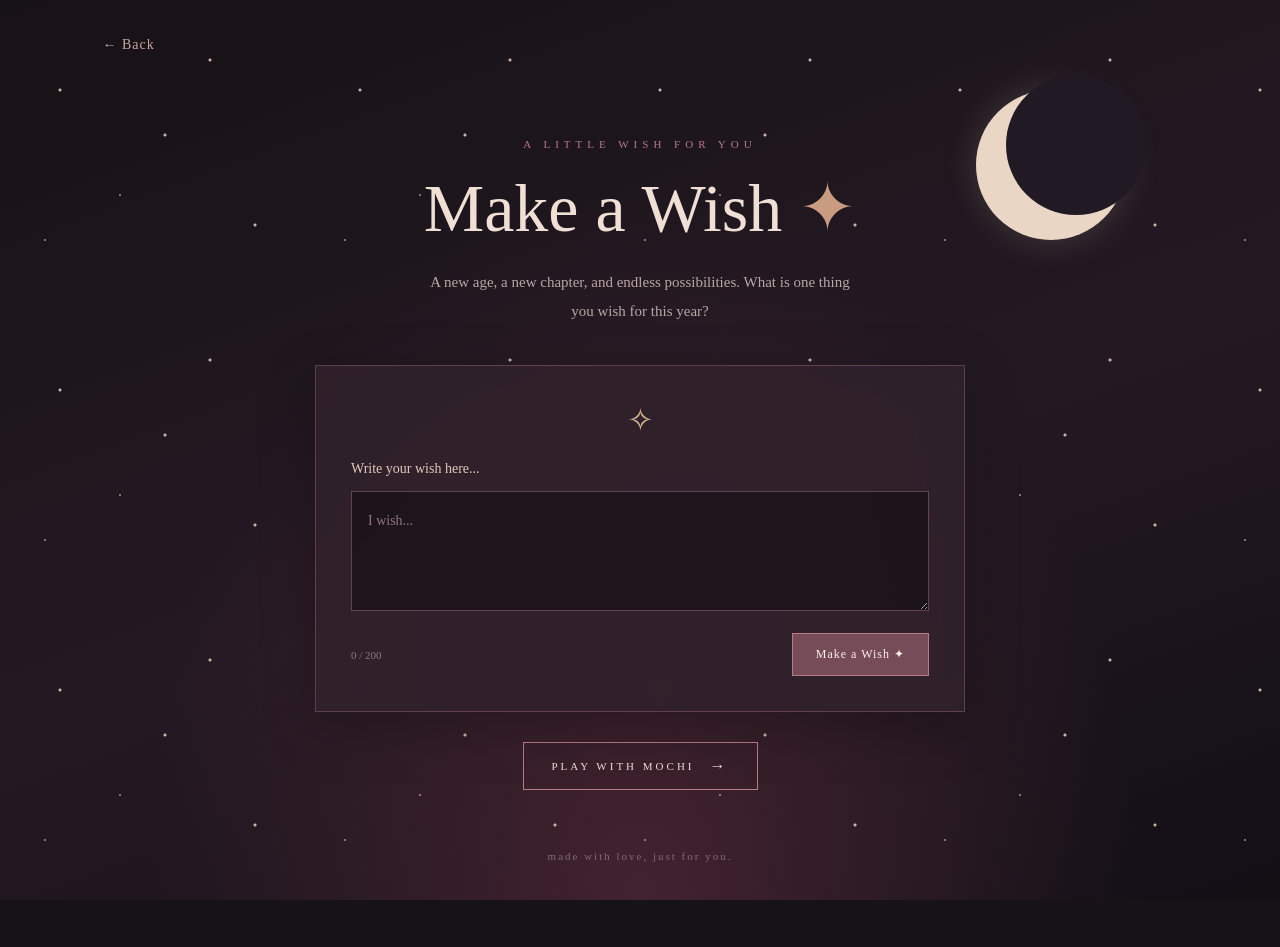
<file: html/wish.html>
<!DOCTYPE html>
<html lang="en">
<head>
    <meta charset="UTF-8">
    <meta name="viewport" content="width=device-width, initial-scale=1.0">
    <title>Make a Wish ✦</title>

    <link rel="stylesheet" href="../css/style.css">
    <link rel="stylesheet" href="../css/wish.css">
</head>
<body class="wish-page">

    <div class="wish-background">
        <div class="wish-stars"></div>
        <div class="wish-moon"></div>
    </div>

    <div class="wish-container">

        <a href="story.html" class="wish-back">← Back</a>

        <div class="wish-content">

            <p class="wish-eyebrow">A LITTLE WISH FOR YOU</p>

            <h1>Make a Wish<span> ✦</span></h1>

            <p class="wish-description">
                A new age, a new chapter, and endless possibilities.
                What is one thing you wish for this year?
            </p>

            <div class="wish-card">

                <div class="wish-star-icon">✧</div>

                <label for="wishInput">
                    Write your wish here...
                </label>

                <textarea
                    id="wishInput"
                    placeholder="I wish..."
                    maxlength="200"
                ></textarea>

                <div class="wish-bottom">
                    <span id="wishCounter">0 / 200</span>

                    <button id="makeWishBtn">
                        Make a Wish ✦
                    </button>
                </div>

            </div>

            <div class="wish-result" id="wishResult">
                <div class="shooting-star">✦</div>

                <p class="wish-result-title">
                    Your wish is now among the stars.
                </p>

                <p id="wishMessage"></p>

                <span class="wish-signature">
                    May the universe be kind to you ♡
                </span>
            </div>

            <a href="game.html" class="wish-next">
                PLAY WITH MOCHI
                <span>→</span>
            </a>

            <p class="wish-footer">
                made with love, just for you.
            </p>

        </div>
    </div>

    <script src="../js/wish.js"></script>

</body>
</html>
</file>
<file: css/style.css>
/* =========================================
   1. GLOBAL SETTINGS
   MIDNIGHT ROMANCE THEME
========================================= */

:root {
    --cream: #211b1e;
    --soft-pink: #38272e;
    --rose: #b77b86;
    --dark: #eee2d9;
    --brown: #c0aaa3;
    --white: #302529;
    --gold: #b99a72;
    --light-rose: #49343c;

    --deep-dark: #171214;
    --burgundy: #70464f;
    --dusty-rose: #c58b95;
    --ivory: #eee2d9;
    --muted-text: #a58d88;
}

* {
    margin: 0;
    padding: 0;
    box-sizing: border-box;
}

html {
    scroll-behavior: smooth;
}

body {
    background-color: var(--cream);
    color: var(--dark);
    font-family: "DM Sans", sans-serif;
    overflow-x: hidden;
}

h1, h2, h3, h4 {
    font-family: "Cormorant Garamond", serif;
    font-weight: 500;
}

a {
    text-decoration: none;
    color: inherit;
}

button {
    font-family: inherit;
}

img {
    max-width: 100%;
}

::selection {
    background: var(--rose);
    color: white;
}


/* =========================================
   2. NAVIGATION
========================================= */

.navbar-custom {
    width: 100%;
    padding: 22px 7%;
    background: rgba(33, 27, 30, 0.96);
    border-bottom: 1px solid rgba(185, 154, 114, 0.2);
    position: relative;
    z-index: 100;
}

.nav-inner {
    display: flex;
    justify-content: space-between;
    align-items: center;
    gap: 25px;
}

.nav-brand {
    font-family: "Sacramento", cursive;
    font-size: 35px;
    color: #d49aa2;
    white-space: nowrap;
}

.nav-brand span {
    font-size: 20px;
}

.nav-links {
    display: flex;
    align-items: center;
    justify-content: center;
    gap: 27px;
}

.nav-links a {
    font-size: 11px;
    letter-spacing: 1.5px;
    text-transform: uppercase;
    color: var(--brown);
    transition: 0.3s;
}

.nav-links a:hover,
.nav-links a.active {
    color: var(--dusty-rose);
}

.music-toggle {
    background: transparent;
    border: 1px solid var(--rose);
    color: var(--rose);
    padding: 10px 16px;
    font-size: 10px;
    letter-spacing: 1.5px;
    cursor: pointer;
    transition: 0.3s;
    white-space: nowrap;
}

.music-toggle:hover {
    background: var(--rose);
    color: white;
}


/* =========================================
   3. WELCOME PAGE
========================================= */

.welcome-page {
    min-height: 100vh;
    display: flex;
    justify-content: center;
    align-items: center;
    position: relative;
    overflow: hidden;
    padding: 60px 20px;
    text-align: center;

    background:
        radial-gradient(circle at 20% 20%,
            rgba(112, 70, 79, 0.25), transparent 38%),
        radial-gradient(circle at 80% 80%,
            rgba(185, 154, 114, 0.09), transparent 35%),
        #211b1e;
}

.welcome-content {
    max-width: 650px;
    position: relative;
    z-index: 2;
    animation: fadeUp 1.2s ease;
}

.monogram {
    width: 75px;
    height: 75px;
    border: 1px solid var(--gold);
    border-radius: 50%;
    display: flex;
    justify-content: center;
    align-items: center;
    margin: 0 auto 35px;
    font-family: "Sacramento", cursive;
    font-size: 43px;
    color: var(--dusty-rose);
}

.eyebrow {
    font-size: 10px;
    letter-spacing: 3px;
    color: var(--dusty-rose);
    text-transform: uppercase;
    margin-bottom: 20px;
}

.eyebrow span {
    margin: 0 10px;
}

.welcome-content h1 {
    font-size: clamp(40px, 7vw, 70px);
    margin-bottom: -5px;
    color: var(--ivory);
}

.birthday-name {
    font-family: "Sacramento", cursive;
    font-size: clamp(65px, 10vw, 110px);
    color: var(--dusty-rose);
    line-height: 1.2;
}

.welcome-description {
    max-width: 420px;
    margin: 25px auto 35px;
    color: var(--brown);
    font-size: 13px;
    line-height: 2;
}

.enter-button {
    display: inline-flex;
    align-items: center;
    gap: 25px;
    padding: 16px 25px;
    background: var(--burgundy);
    color: #fff5ef;
    border: 1px solid #91616b;
    font-size: 10px;
    letter-spacing: 2px;
    transition: 0.3s;
}

.enter-button:hover {
    background: var(--dusty-rose);
    color: var(--deep-dark);
    transform: translateY(-3px);
}

.enter-button span {
    font-size: 18px;
}

.welcome-footer {
    margin-top: 70px;
    font-size: 9px;
    letter-spacing: 3px;
    color: var(--muted-text);
}

.decoration {
    position: absolute;
    color: rgba(183, 123, 134, 0.35);
    font-size: 45px;
}

.decoration-one {
    top: 15%;
    left: 13%;
}

.decoration-two {
    top: 25%;
    right: 15%;
}

.decoration-three {
    bottom: 15%;
    right: 20%;
}


/* =========================================
   4. GENERAL PAGE HEADER
========================================= */

.page-header {
    text-align: center;
    padding: 90px 20px 65px;
}

.page-header h1 {
    font-size: clamp(42px, 7vw, 65px);
    color: var(--ivory);
    margin-bottom: 15px;
}

.page-description {
    max-width: 480px;
    margin: auto;
    color: var(--brown);
    font-size: 13px;
    line-height: 2;
}


/* =========================================
   5. STORY PAGE
========================================= */

.story-section {
    padding: 50px 8% 100px;
}

.story-grid {
    display: grid;
    grid-template-columns: 1fr 1fr;
    gap: 65px;
    align-items: center;
    max-width: 1100px;
    margin: auto;
}

.story-image {
    position: relative;
}

.story-image img {
    width: 100%;
    height: 520px;
    object-fit: cover;
    display: block;
}

.story-image::after {
    content: "";
    position: absolute;
    top: 15px;
    left: 15px;
    right: -15px;
    bottom: -15px;
    border: 1px solid var(--gold);
    z-index: -1;
}

.story-text h2 {
    font-size: 48px;
    margin-bottom: 20px;
    color: var(--ivory);
}

.story-text h2 span {
    font-family: "Sacramento", cursive;
    color: var(--dusty-rose);
    font-size: 55px;
}

.story-text p {
    font-size: 13px;
    color: var(--brown);
    line-height: 2.2;
    margin-bottom: 20px;
}

.story-signature {
    font-family: "Sacramento", cursive;
    color: var(--dusty-rose);
    font-size: 35px;
    margin-top: 25px;
}


/* =========================================
   6. MEMORIES GALLERY
========================================= */

.memories-section {
    padding: 20px 0 100px;
}

.memory-grid {
    display: grid;
    grid-template-columns: repeat(3, 1fr);
    gap: 25px;
}

.memory-card {
    background: #302529;
    padding: 12px;
    border: 1px solid rgba(185, 154, 114, 0.16);
    box-shadow: 0 12px 35px rgba(0, 0, 0, 0.2);
    transition: 0.4s;
}

.memory-card:hover {
    transform: translateY(-8px);
    box-shadow: 0 15px 40px rgba(0, 0, 0, 0.35);
}

.memory-image {
    width: 100%;
    height: 310px;
    object-fit: cover;
    cursor: pointer;
    display: block;
}

.memory-caption {
    text-align: center;
    padding: 20px 10px 12px;
}

.memory-caption h3 {
    font-size: 25px;
    color: #d49aa2;
}

.memory-caption p {
    font-size: 11px;
    color: var(--brown);
    margin: 0;
}


/* PHOTO VIEWER */

.photo-viewer {
    position: fixed;
    inset: 0;
    z-index: 999;
    background: rgba(15, 11, 13, 0.96);
    display: none;
    justify-content: center;
    align-items: center;
    padding: 30px;
}

.photo-viewer.active {
    display: flex;
}

.photo-viewer img {
    max-width: 90%;
    max-height: 85vh;
    object-fit: contain;
}

.close-viewer {
    position: absolute;
    top: 25px;
    right: 35px;
    background: none;
    border: none;
    color: white;
    font-size: 40px;
    cursor: pointer;
}


/* =========================================
   7. PRAYER CARDS
========================================= */

.prayers-section {
    padding: 20px 0 100px;
}

.prayer-grid {
    display: grid;
    grid-template-columns: repeat(4, 1fr);
    gap: 22px;
}

.prayer-card {
    height: 320px;
    perspective: 1000px;
    cursor: pointer;
}

.prayer-card-inner {
    position: relative;
    width: 100%;
    height: 100%;
    transition: transform 0.8s;
    transform-style: preserve-3d;
}

.prayer-card.flipped .prayer-card-inner {
    transform: rotateY(180deg);
}

.prayer-front,
.prayer-back {
    position: absolute;
    inset: 0;
    backface-visibility: hidden;
    display: flex;
    flex-direction: column;
    justify-content: center;
    align-items: center;
    text-align: center;
    padding: 25px;
    border: 1px solid rgba(185, 154, 114, 0.25);
    border-radius: 4px;
}

.prayer-front {
    background: #302529;
}

.prayer-back {
    background: var(--burgundy);
    color: #fff5ef;
    transform: rotateY(180deg);
}

.prayer-icon {
    font-size: 40px;
    color: var(--gold);
    margin-bottom: 20px;
}

.prayer-front h2,
.prayer-back h2 {
    font-size: 29px;
    margin-bottom: 15px;
    color: var(--ivory);
}

.prayer-front p {
    font-size: 10px;
    letter-spacing: 2px;
    color: var(--brown);
    text-transform: uppercase;
}

.prayer-back p {
    font-size: 12px;
    line-height: 2;
    color: #f0e3df;
}


/* =========================================
   8. ITINERARY PAGE
========================================= */

.date-banner {
    max-width: 850px;
    margin: 0 auto 80px;
    padding: 55px 20px;
    background: #38272e;
    border: 1px solid rgba(185, 154, 114, 0.2);
    text-align: center;
    position: relative;
    overflow: hidden;
}

.date-banner-content p {
    font-size: 10px;
    letter-spacing: 3px;
    color: var(--brown);
}

.date-banner-content h2 {
    font-size: clamp(40px, 7vw, 65px);
    color: var(--ivory);
    margin: 10px 0;
}

.date-banner-content span {
    font-size: 10px;
    letter-spacing: 2px;
    color: var(--brown);
}

.date-decoration {
    position: absolute;
    right: 8%;
    top: 15%;
    font-size: 65px;
    color: rgba(183, 123, 134, 0.3);
}

.itinerary-section {
    padding: 0 0 100px;
}

.itinerary-intro {
    text-align: center;
    margin-bottom: 55px;
}

.itinerary-intro h2 {
    font-size: 45px;
    color: var(--ivory);
}

.itinerary-intro p:last-child {
    color: var(--brown);
    font-size: 12px;
}

.itinerary-timeline {
    max-width: 850px;
    margin: auto;
}

.itinerary-item {
    display: grid;
    grid-template-columns: 110px 35px 1fr;
    gap: 20px;
    margin-bottom: 30px;
}

.itinerary-time {
    font-size: 11px;
    color: var(--dusty-rose);
    text-align: right;
    padding-top: 25px;
    letter-spacing: 1px;
}

.itinerary-dot {
    width: 32px;
    height: 32px;
    background: var(--burgundy);
    color: white;
    border-radius: 50%;
    display: flex;
    justify-content: center;
    align-items: center;
    position: relative;
    z-index: 1;
}

.itinerary-item:not(:last-child) .itinerary-dot::after {
    content: "";
    position: absolute;
    top: 32px;
    width: 1px;
    height: 125px;
    background: var(--burgundy);
    z-index: -1;
}

.itinerary-content {
    background: #302529;
    border: 1px solid rgba(185, 154, 114, 0.16);
    border-radius: 4px;
}

.itinerary-detail {
    padding: 20px;
    display: flex;
    align-items: center;
    gap: 20px;
    cursor: pointer;
}

.activity-icon {
    font-size: 27px;
    color: var(--dusty-rose);
}

.itinerary-detail h3 {
    font-size: 24px;
    margin-bottom: 3px;
    color: var(--ivory);
}

.itinerary-detail p {
    color: var(--brown);
    font-size: 11px;
    margin: 0;
}

.detail-arrow {
    margin-left: auto;
    color: var(--dusty-rose);
    font-size: 25px;
    transition: 0.3s;
}

.itinerary-detail:hover .detail-arrow {
    transform: rotate(45deg);
}

.activity-description {
    display: none;
    padding: 0 25px 22px 68px;
    font-size: 12px;
    color: var(--brown);
    line-height: 2;
}

.activity-description.show {
    display: block;
    animation: fadeUp 0.4s ease;
}


/* =========================================
   9. LOVE LETTER
========================================= */

.letter-section {
    min-height: 450px;
    display: flex;
    flex-direction: column;
    justify-content: center;
    align-items: center;
    padding: 20px;
}

.letter-instruction p {
    font-size: 10px;
    letter-spacing: 2px;
    color: var(--dusty-rose);
    margin-bottom: 35px;
    text-align: center;
}

.envelope-container {
    text-align: center;
}

.envelope {
    width: 250px;
    height: 170px;
    position: relative;
    cursor: pointer;
    margin: auto;
    transition: 0.5s;
}

.envelope-back {
    position: absolute;
    inset: 0;
    background: #70464f;
    border-radius: 5px;
}

.letter-inside {
    position: absolute;
    width: 85%;
    height: 130px;
    background: #eee2d9;
    left: 7.5%;
    bottom: 15px;
    display: flex;
    justify-content: center;
    align-items: center;
    font-family: "Sacramento", cursive;
    font-size: 28px;
    color: #70464f;
    transition: 0.6s;
}

.envelope-front {
    position: absolute;
    inset: 0;
    background: #80535d;
    clip-path: polygon(0 0, 50% 60%, 100% 0, 100% 100%, 0 100%);
}

.envelope-flap {
    position: absolute;
    top: 0;
    width: 100%;
    height: 90px;
    background: #98636d;
    clip-path: polygon(0 0, 100% 0, 50% 100%);
    transform-origin: top;
    transition: transform 0.6s;
    z-index: 2;
}

.envelope-seal {
    position: absolute;
    top: 70px;
    left: 50%;
    transform: translateX(-50%);
    width: 35px;
    height: 35px;
    background: var(--gold);
    border-radius: 50%;
    color: #302529;
    display: flex;
    justify-content: center;
    align-items: center;
    z-index: 3;
    transition: 0.3s;
}

.envelope.open .envelope-flap {
    transform: rotateX(180deg);
}

.envelope.open .envelope-seal {
    opacity: 0;
}

.envelope.open .letter-inside {
    transform: translateY(-80px);
}

.envelope-hint {
    margin-top: 35px;
    font-size: 9px;
    letter-spacing: 2px;
    color: var(--brown);
}


/* LETTER OVERLAY */

.letter-overlay {
    position: fixed;
    inset: 0;
    background: rgba(15, 11, 13, 0.88);
    z-index: 1000;
    display: none;
    justify-content: center;
    align-items: center;
    padding: 25px;
    overflow-y: auto;
}

.letter-overlay.show {
    display: flex;
    animation: fadeIn 0.4s ease;
}

.letter-paper {
    width: 100%;
    max-width: 650px;
    background: #eee2d9;
    color: #38272e;
    padding: 55px;
    position: relative;
    max-height: 90vh;
    overflow-y: auto;
    box-shadow: 0 20px 70px rgba(0, 0, 0, 0.4);
}

.close-letter {
    position: absolute;
    top: 15px;
    right: 20px;
    background: none;
    border: none;
    font-size: 30px;
    color: #70464f;
    cursor: pointer;
}

.letter-date {
    text-align: right;
    font-size: 11px;
    color: #80666a;
    margin-bottom: 35px;
}

.letter-dear {
    font-family: "Sacramento", cursive;
    font-size: 32px;
    color: #965d69;
}

.letter-paper-content h2 {
    font-size: 34px;
    margin: 15px 0 25px;
    color: #38272e;
}

.letter-paper-content p {
    font-size: 12px;
    line-height: 2.2;
    color: #6f5555;
}

.letter-paper-content .letter-closing {
    margin-top: 30px;
}

.letter-signature {
    font-family: "Sacramento", cursive;
    font-size: 35px !important;
    color: #965d69 !important;
}


/* =========================================
   10. SURPRISE PAGE
========================================= */

.surprise-section {
    padding: 20px 20px 100px;
    text-align: center;
}

.gift-container {
    margin: 40px auto 70px;
}

.gift-box {
    width: 160px;
    height: 150px;
    position: relative;
    margin: auto;
    cursor: pointer;
    transition: 0.5s;
}

.gift-body {
    width: 150px;
    height: 105px;
    position: absolute;
    bottom: 0;
    left: 5px;
    background: var(--burgundy);
    border-radius: 3px;
}

.gift-ribbon {
    position: absolute;
    width: 25px;
    height: 100%;
    background: var(--gold);
    left: 50%;
    transform: translateX(-50%);
}

.gift-lid {
    width: 170px;
    height: 35px;
    background: #98636d;
    position: absolute;
    top: 10px;
    left: -5px;
    z-index: 2;
    border-radius: 4px;
    transition: transform 0.6s;
}

.gift-bow {
    position: absolute;
    width: 55px;
    height: 25px;
    border: 8px solid var(--gold);
    border-radius: 50%;
    left: 50%;
    top: -20px;
    transform: translateX(-50%);
}

.gift-instruction {
    margin-top: 30px;
    font-size: 10px;
    letter-spacing: 2px;
    color: var(--brown);
}

.gift-box.open .gift-lid {
    transform: translateY(-80px) rotate(-15deg);
}

.gift-box.open {
    transform: scale(1.05);
}

.surprise-note {
    display: none;
    max-width: 600px;
    margin: 0 auto;
    padding: 45px;
    background: #302529;
    border: 1px solid rgba(185, 154, 114, 0.3);
    border-radius: 4px;
}

.surprise-note.show {
    display: block;
    animation: fadeUp 1s ease;
}

.surprise-note h2 {
    font-size: 42px;
    color: #d49aa2;
    margin-bottom: 20px;
}

.surprise-note p {
    font-size: 13px;
    line-height: 2;
    color: var(--brown);
}

.surprise-signature {
    font-family: "Sacramento", cursive;
    font-size: 35px;
    color: #d49aa2;
    margin-top: 25px;
}


/* =========================================
   11. COUNTDOWN
========================================= */

.countdown-section {
    text-align: center;
    padding: 70px 20px 100px;
    background: #38272e;
}

.countdown-section h2 {
    font-size: 45px;
    margin-bottom: 35px;
    color: var(--ivory);
}

.countdown-container {
    display: flex;
    justify-content: center;
    gap: 20px;
    flex-wrap: wrap;
}

.countdown-item {
    width: 100px;
    height: 100px;
    background: #302529;
    border: 1px solid rgba(185, 154, 114, 0.2);
    display: flex;
    flex-direction: column;
    justify-content: center;
    align-items: center;
}

.countdown-item span {
    font-family: "Cormorant Garamond", serif;
    font-size: 35px;
    color: #d49aa2;
}

.countdown-item small {
    font-size: 9px;
    letter-spacing: 2px;
    color: var(--brown);
}


/* =========================================
   12. FLOATING HEARTS
========================================= */

.floating-heart {
    position: fixed;
    bottom: -30px;
    color: #c58b95;
    font-size: 25px;
    pointer-events: none;
    z-index: 999;
    animation: floatHeart 5s linear forwards;
}

@keyframes floatHeart {
    0% {
        transform: translateY(0) rotate(0deg);
        opacity: 1;
    }

    100% {
        transform: translateY(-110vh) rotate(360deg);
        opacity: 0;
    }
}


/* =========================================
   13. BOTTOM SECTION
========================================= */

.page-bottom {
    text-align: center;
    padding: 60px 20px 90px;
}

.page-bottom p {
    font-size: 10px;
    letter-spacing: 2px;
    color: var(--muted-text);
    margin-bottom: 25px;
}


/* =========================================
   14. ANIMATIONS
========================================= */

@keyframes fadeUp {
    from {
        opacity: 0;
        transform: translateY(25px);
    }

    to {
        opacity: 1;
        transform: translateY(0);
    }
}

@keyframes fadeIn {
    from {
        opacity: 0;
    }

    to {
        opacity: 1;
    }
}


/* =========================================
   15. RESPONSIVE DESIGN
========================================= */

@media (max-width: 992px) {

    .navbar-custom {
        padding: 18px 4%;
    }

    .nav-inner {
        flex-wrap: wrap;
    }

    .nav-links {
        order: 3;
        width: 100%;
        flex-wrap: wrap;
        gap: 15px;
    }

    .story-grid {
        gap: 35px;
    }

    .memory-grid {
        grid-template-columns: repeat(2, 1fr);
    }

    .prayer-grid {
        grid-template-columns: repeat(2, 1fr);
    }
}

@media (max-width: 600px) {

    .navbar-custom {
        padding: 15px 5%;
    }

    .nav-brand {
        font-size: 30px;
    }

    .nav-links {
        gap: 12px;
    }

    .nav-links a {
        font-size: 9px;
        letter-spacing: 1px;
    }

    .music-toggle {
        padding: 8px 10px;
        font-size: 9px;
    }

    .page-header {
        padding: 65px 20px 45px;
    }

    .story-section {
        padding: 20px 7% 70px;
    }

    .story-grid {
        grid-template-columns: 1fr;
        gap: 45px;
    }

    .story-image img {
        height: 380px;
    }

    .story-text h2 {
        font-size: 40px;
    }

    .memory-grid {
        grid-template-columns: 1fr;
        gap: 20px;
    }

    .memory-image {
        height: 350px;
    }

    .prayer-grid {
        grid-template-columns: 1fr;
        max-width: 320px;
        margin: auto;
    }

    .prayer-card {
        height: 280px;
    }

    .date-banner {
        margin: 0 15px 60px;
    }

    .date-decoration {
        right: 3%;
        font-size: 40px;
    }

    .itinerary-item {
        grid-template-columns: 75px 25px 1fr;
        gap: 10px;
    }

    .itinerary-time {
        font-size: 9px;
    }

    .itinerary-dot {
        width: 25px;
        height: 25px;
        font-size: 11px;
    }

    .itinerary-item:not(:last-child) .itinerary-dot::after {
        top: 25px;
    }

    .itinerary-detail {
        padding: 15px 10px;
        gap: 10px;
    }

    .itinerary-detail h3 {
        font-size: 19px;
    }

    .itinerary-detail p {
        font-size: 10px;
    }

    .activity-icon {
        font-size: 20px;
    }

    .activity-description {
        padding: 0 15px 18px;
        font-size: 11px;
    }

    .letter-paper {
        padding: 45px 25px;
    }

    .letter-paper-content h2 {
        font-size: 28px;
    }

    .surprise-note {
        padding: 30px 20px;
    }

    .surprise-note h2 {
        font-size: 34px;
    }

    .countdown-container {
        gap: 10px;
    }

    .countdown-item {
        width: 75px;
        height: 85px;
    }

    .countdown-item span {
        font-size: 28px;
    }
}


/* =========================================
   16. PERSISTENT MUSIC PLAYER
========================================= */

.persistent-player {
    width: 100%;
    height: 100vh;
    margin: 0;
    padding: 0;
    overflow: hidden;
    background: var(--cream);
}

.persistent-frame {
    display: block;
    position: relative;
    z-index: 1;
    width: 100%;
    height: 100%;
    border: none;
}


/* =========================================
   17. MOCHI PIXEL KITTY
========================================= */

.mochi-container {
    position: fixed;
    right: 28px;
    bottom: 22px;
    z-index: 9999;

    display: flex;
    flex-direction: column;
    align-items: center;
    gap: 7px;

    font-family: "Courier New", monospace;

    /* PENTING: TRANSPARAN */
    background: transparent !important;
    border: none !important;
    box-shadow: none !important;

    pointer-events: none;
}

/* CHAT BUBBLE */

.mochi-bubble {
    position: absolute;
    right: 0;
    bottom: 145px;
    width: 190px;
    padding: 13px 15px;

    background: #eee2d9;
    color: #38272e;
    border: 3px solid #b77b86;
    box-shadow: 4px 4px 0 #754c57;

    opacity: 0;
    visibility: hidden;
    pointer-events: none;

    transform: translateY(8px);
    transition: 0.25s ease;
    text-align: center;
    border-radius: 4px;
}

.mochi-bubble::after {
    content: "";
    position: absolute;
    right: 27px;
    bottom: -10px;
    width: 15px;
    height: 15px;

    background: #eee2d9;
    border-right: 3px solid #b77b86;
    border-bottom: 3px solid #b77b86;

    transform: rotate(45deg);
}

.mochi-bubble p {
    margin: 0;
    font-size: 11px;
    line-height: 1.7;
    font-weight: bold;
}

.mochi-bubble.show {
    opacity: 1;
    visibility: visible;
    transform: translateY(0);
}


/* CHARACTER BUTTON */

.mochi-character {
    position: relative;
    width: 105px;
    height: 115px;
    padding: 0;

    border: none;
    background: transparent !important;
    box-shadow: none !important;

    cursor: grab;
    pointer-events: auto;
    touch-action: none;

    image-rendering: pixelated;
    animation: mochiFloat 2.5s ease-in-out infinite;
}

.mochi-character:focus-visible {
    outline: 2px dashed #b77b86;
    outline-offset: 6px;
}


/* EARS */

.mochi-ear {
    position: absolute;
    top: 4px;
    width: 29px;
    height: 34px;

    background: #211b1e;
    border: 3px solid #b77b86;
    z-index: 1;
}

.mochi-ear-left {
    left: 13px;
    transform: rotate(-20deg);
}

.mochi-ear-right {
    right: 13px;
    transform: rotate(20deg);
}


/* HEAD */

.mochi-head {
    position: absolute;
    top: 23px;
    left: 8px;
    width: 89px;
    height: 67px;

    background: #211b1e;
    border: 3px solid #b77b86;
    box-shadow: 4px 4px 0 #754c57;
    z-index: 2;
}


/* EYES */

.mochi-eye {
    position: absolute;
    top: 25px;
    width: 7px;
    height: 9px;

    background: #eee2d9;
    transform-origin: center;
    animation: mochiBlink 4s infinite;
}

.mochi-eye-left {
    left: 23px;
}

.mochi-eye-right {
    right: 23px;
}

@keyframes mochiBlink {
    0%, 43%, 47%, 100% {
        transform: scaleY(1);
    }

    45% {
        transform: scaleY(0.1);
    }
}


/* NOSE AND MOUTH */

.mochi-nose {
    position: absolute;
    top: 37px;
    left: 39px;
    width: 7px;
    height: 5px;
    background: #b77b86;
}

.mochi-mouth {
    position: absolute;
    top: 42px;
    left: 36px;
    width: 13px;
    height: 5px;
    border-bottom: 2px solid #eee2d9;
}


/* CHEEKS */

.mochi-cheek {
    position: absolute;
    top: 39px;
    width: 10px;
    height: 5px;
    background: #b77b86;
    opacity: 0.8;
}

.mochi-cheek-left {
    left: 9px;
}

.mochi-cheek-right {
    right: 9px;
}


/* BOW */

.mochi-bow {
    position: absolute;
    top: 13px;
    right: 8px;
    display: flex;
    z-index: 4;
}

.mochi-bow span {
    display: block;
    width: 13px;
    height: 13px;
    background: #873e50;
    border: 2px solid #c18b91;
}

.mochi-bow span:first-child {
    transform: rotate(35deg);
}

.mochi-bow span:last-child {
    transform: rotate(-35deg);
}

.mochi-bow::after {
    content: "";
    position: absolute;
    top: 4px;
    left: 10px;
    width: 6px;
    height: 6px;
    background: #d6a6a3;
    z-index: 2;
}


/* BODY */

.mochi-body {
    position: absolute;
    left: 25px;
    bottom: 0;
    width: 55px;
    height: 31px;

    background: #211b1e;
    border: 3px solid #b77b86;
    box-shadow: 4px 4px 0 #754c57;
    z-index: 1;
}

.mochi-paw {
    position: absolute;
    bottom: -2px;
    width: 13px;
    height: 9px;
    background: #eee2d9;
}

.mochi-paw-left {
    left: 5px;
}

.mochi-paw-right {
    right: 5px;
}


/* =========================================
   MOCHI PIXEL TAIL - RESTORED
========================================= */

.mochi-character::after {
    content: "";
    position: absolute;

    width: 22px;
    height: 13px;

    right: 5px;
    bottom: 12px;

    border: 5px solid #211b1e;
    border-left: none;
    border-radius: 0 15px 15px 0;

    transform-origin: left center;
    animation: mochiTail 1.8s ease-in-out infinite;

    z-index: 0;
    pointer-events: none;
}

@keyframes mochiTail {
    0%, 100% {
        transform: rotate(-15deg);
    }

    50% {
        transform: rotate(20deg);
    }
}

/* NAME BUTTON */

.mochi-name {
    padding: 4px 8px;

    color: #d6a6a3;
    font-family: "Courier New", monospace;
    font-size: 10px;
    font-weight: bold;
    letter-spacing: 3px;
    text-shadow: 1px 1px 0 #211b1e;

    border: none;
    background: transparent !important;
    box-shadow: none !important;

    cursor: pointer;
    pointer-events: auto;
    transition: 0.2s;
}

.mochi-name:hover {
    color: #eee2d9;
    transform: scale(1.1);
}


/* MOCHI ANIMATIONS */

@keyframes mochiFloat {
    0%, 100% {
        transform: translateY(0);
    }

    50% {
        transform: translateY(-7px);
    }
}

.mochi-character.mochi-happy {
    animation: mochiJump 0.55s ease;
}

@keyframes mochiJump {
    0%, 100% {
        transform: translateY(0);
    }

    35% {
        transform: translateY(-24px) rotate(-8deg);
    }

    65% {
        transform: translateY(-12px) rotate(8deg);
    }
}


/* MOOD */

.mochi-character.mochi-excited .mochi-eye {
    transform: scaleY(0.65);
}

.mochi-character.mochi-sleepy .mochi-eye {
    transform: scaleY(0.2);
}

.mochi-character.mochi-love .mochi-cheek {
    background: #d98a9b;
    height: 8px;
}


/* DRAGGING */

.mochi-container.dragging {
    cursor: grabbing;
}

.mochi-container.dragging .mochi-character {
    animation: none;
    cursor: grabbing;
}


/* =========================================
   18. MOCHI'S LITTLE ROOM
========================================= */

/* PANEL: TIDAK MENUTUP WEBSITE */

.mochi-room {
    position: absolute;
    right: 0;
    bottom: 180px;
    width: 300px;
    padding: 12px;

    /* Warna hanya pada panel kamar */
    background: #302529;
    border: 3px solid #b77b86;
    box-shadow: 6px 6px 0 #754c57;

    z-index: 20;

    opacity: 0;
    visibility: hidden;
    pointer-events: none;

    transform: translateY(12px) scale(0.95);
    transform-origin: bottom right;
    transition: 0.25s ease;
}

.mochi-room.open {
    opacity: 1;
    visibility: visible;
    pointer-events: auto;
    transform: translateY(0) scale(1);
}


/* ROOM HEADER */

.room-header {
    display: flex;
    justify-content: space-between;
    align-items: center;
    padding-bottom: 10px;

    color: #d6a6a3;
    font-family: "Courier New", monospace;
    font-size: 11px;
    font-weight: bold;
    letter-spacing: 1px;

    border-bottom: 1px solid #754c57;
}

.room-header button {
    border: none;
    background: transparent;
    color: #eee2d9;
    font-size: 22px;
    cursor: pointer;
}


/* ROOM SCENE */

.room-scene {
    position: relative;
    height: 210px;
    margin-top: 10px;
    overflow: hidden;

    background: linear-gradient(
        to bottom,
        #49343c 0%,
        #38272e 72%,
        #211b1e 72%,
        #211b1e 100%
    );

    border: 2px solid #754c57;
    image-rendering: pixelated;
}


/* WINDOW */

.room-window {
    position: absolute;
    top: 18px;
    left: 18px;
    width: 65px;
    height: 75px;

    display: flex;
    align-items: flex-start;
    justify-content: space-around;
    padding-top: 9px;

    background: #211b35;
    border: 5px solid #b77b86;
    box-shadow: inset 0 0 0 3px #49343c;

    color: #eee2d9;
    font-size: 12px;
}

.room-window span:nth-child(2) {
    font-size: 23px;
    color: #d6b98b;
}


/* WALL PICTURE */

.room-picture {
    position: absolute;
    top: 24px;
    right: 25px;
    width: 35px;
    height: 35px;

    display: grid;
    place-items: center;

    color: #d6a6a3;
    background: #211b1e;
    border: 4px solid #b77b86;
    font-size: 17px;
}


/* BED */

.mochi-bed {
    position: absolute;
    bottom: 37px;
    right: 45px;
    width: 125px;
    height: 58px;

    background: #75404f;
    border: 4px solid #b77b86;
    box-shadow: 4px 4px 0 #211b1e;
}

.bed-pillow {
    position: absolute;
    top: 6px;
    left: 9px;
    width: 40px;
    height: 23px;

    background: #eee2d9;
    border: 3px solid #b77b86;
}

.bed-blanket {
    position: absolute;
    right: 7px;
    top: 7px;
    width: 53px;
    height: 38px;

    background: #38272e;
    border: 3px solid #b77b86;
}


/* FISH TOY */

.fish-toy {
    position: absolute;
    left: 32px;
    bottom: 35px;

    padding: 0;
    border: none;
    background: transparent;

    font-size: 25px;
    cursor: pointer;
    animation: fishWiggle 2s ease-in-out infinite;
}

.fish-toy:hover {
    transform: scale(1.3);
}

.fish-toy:active {
    transform: scale(0.8);
}

@keyframes fishWiggle {
    0%, 100% {
        transform: rotate(-10deg);
    }

    50% {
        transform: rotate(10deg);
    }
}


/* CARPET */

.room-carpet {
    position: absolute;
    bottom: 8px;
    left: 50%;
    width: 160px;
    height: 17px;

    transform: translateX(-50%);
    background: #873e50;
    border: 3px solid #b77b86;
    border-radius: 50%;
}


/* PLANT */

.room-plant {
    position: absolute;
    right: 9px;
    bottom: 35px;
    font-size: 25px;
}


/* ROOM FOOTER */

.room-footer {
    padding: 10px 5px 2px;
    text-align: center;
}

.room-footer p {
    margin: 0;
    color: #d6a6a3;
    font-family: "Courier New", monospace;
    font-size: 11px;
    line-height: 1.6;
}


/* =========================================
   19. MOCHI RESPONSIVE
========================================= */

@media (max-width: 600px) {

    .mochi-container {
        right: 12px;
        bottom: 15px;
    }

    .mochi-room {
        width: min(280px, calc(100vw - 30px));
        right: 0;
        bottom: 170px;
    }

    .room-scene {
        height: 195px;
    }
}


/* REDUCE MOTION */

@media (prefers-reduced-motion: reduce) {
    .mochi-character,
    .mochi-eye,
    .mochi-character::after,
    .fish-toy {
        animation: none;
    }
}

.mochi-container {
    position: fixed !important;
    width: fit-content !important;
    height: fit-content !important;
    max-width: 100px !important;
    max-height: 150px !important;
    background: transparent !important;
    border: none !important;
    box-shadow: none !important;
    inset: auto 18px 14px auto !important;
    z-index: 9999 !important;
}


/* =========================================
   MOCHI LAYOUT FIX
========================================= */

/* Iframe tetap menjadi area website */
.persistent-player {
    position: relative;
    width: 100%;
    height: 100vh;
    overflow: hidden;
}

.persistent-frame {
    display: block;
    position: relative;
    width: 100%;
    height: 100vh;
    border: none;
    z-index: 1;
}

/* Mochi hanya menempati area kecil */
.mochi-container {
    position: fixed !important;
    right: 18px !important;
    bottom: 14px !important;
    left: auto !important;
    top: auto !important;

    width: max-content !important;
    height: max-content !important;
    max-width: 110px !important;
    max-height: 160px !important;

    display: flex !important;
    flex-direction: column;
    align-items: center;

    background: transparent !important;
    border: none !important;
    box-shadow: none !important;

    transform: none !important;
    z-index: 10000 !important;
}

/* Room tidak boleh menutupi seluruh layar */
.mochi-room {
    position: fixed !important;

    width: 260px !important;
    max-width: calc(100vw - 32px) !important;
    height: auto !important;
    max-height: 300px !important;

    right: 18px !important;
    bottom: 145px !important;
    left: auto !important;
    top: auto !important;

    padding: 9px !important;

    background: #302529 !important;
    border: 3px solid #b77b86 !important;
    box-shadow: 4px 4px 0 #754c57 !important;

    overflow: hidden !important;
    z-index: 10001 !important;

    display: none !important;
    opacity: 1 !important;
    visibility: visible !important;
    transform: none !important;
}

/* Room hanya muncul saat dibuka */
.mochi-room.open {
    display: block !important;
}

/* Batasi area dekorasi room */
.room-scene {
    position: relative !important;
    width: 100% !important;
    height: 170px !important;
    max-height: 170px !important;
    overflow: hidden !important;
}

/* Jangan biarkan elemen dekorasi melebar */
.room-header,
.room-footer {
    position: relative;
    width: 100%;
}

/* Pastikan background transparan di luar room */
.mochi-container,
.mochi-character,
.mochi-name,
.mochi-bubble {
    background-color: transparent;
}


/* =========================================
   RESTORE MOCHI'S LITTLE ROOM
========================================= */

.mochi-room {
    display: none;
    position: fixed;
    right: 18px;
    bottom: 145px;
    width: 260px;
    max-width: calc(100vw - 32px);
    height: auto;
    padding: 9px;
    background: #302529;
    border: 3px solid #b77b86;
    box-shadow: 4px 4px 0 #754c57;
    z-index: 10001;
    overflow: hidden;
    opacity: 1;
    visibility: visible;
    transform: none;
}

.mochi-room.open {
    display: block !important;
}

.room-header {
    display: flex;
    justify-content: space-between;
    align-items: center;
    color: #f5dce0;
    font-family: 'Courier New', monospace;
    font-size: 11px;
    margin-bottom: 8px;
}

.room-header button {
    background: transparent;
    border: none;
    color: #f5dce0;
    font-size: 22px;
    cursor: pointer;
}

.room-scene {
    display: block !important;
    position: relative;
    width: 100%;
    height: 170px;
    overflow: hidden;
    background: linear-gradient(
        to bottom,
        #49343c 0%,
        #65434e 65%,
        #38272e 65%,
        #38272e 100%
    );
}

/* WINDOW */
.room-window {
    position: absolute;
    top: 15px;
    left: 18px;
    width: 65px;
    height: 65px;
    background: #252d45;
    border: 4px solid #c18b91;
    display: flex;
    justify-content: space-around;
    align-items: center;
    color: #f8e6c8;
}

/* WALL PICTURE */
.room-picture {
    position: absolute;
    top: 20px;
    right: 25px;
    width: 35px;
    height: 35px;
    background: #e8c5c5;
    border: 3px solid #b77b86;
    display: flex;
    align-items: center;
    justify-content: center;
    color: #754c57;
}

/* BED */
.mochi-bed {
    position: absolute;
    bottom: 24px;
    right: 35px;
    width: 105px;
    height: 48px;
    background: #b77b86;
    border: 3px solid #e8b9bd;
}

.bed-pillow {
    position: absolute;
    top: 5px;
    left: 6px;
    width: 32px;
    height: 18px;
    background: #f2d9d8;
}

.bed-blanket {
    position: absolute;
    right: 4px;
    bottom: 4px;
    width: 58px;
    height: 28px;
    background: #754c65;
}

/* FISH TOY */
.fish-toy {
    position: absolute;
    left: 35px;
    bottom: 25px;
    background: transparent;
    border: none;
    font-size: 23px;
    cursor: pointer;
    z-index: 2;
}

/* CARPET */
.room-carpet {
    position: absolute;
    bottom: 5px;
    left: 20px;
    width: 125px;
    height: 14px;
    border-radius: 50%;
    background: #b77b86;
}

/* PLANT */
.room-plant {
    position: absolute;
    right: 10px;
    bottom: 8px;
    font-size: 24px;
}

/* FOOTER */
.room-footer {
    padding-top: 8px;
    text-align: center;
    color: #f2d9d8;
    font-family: 'Courier New', monospace;
    font-size: 10px;
}

.room-footer p {
    margin: 0;
}


/* =========================================
   MOCHI TEXT COLOR FIX
========================================= */

/* Chat bubble */
.mochi-bubble {
    background: #f2d9d8 !important;
    color: #49343c !important;
    border: 2px solid #b77b86 !important;
}

.mochi-bubble p,
#mochiMessage {
    color: #49343c !important;
    font-family: 'DM Sans', sans-serif;
    font-size: 12px;
    font-weight: 500;
    line-height: 1.5;
}

/* Room text */
.room-header,
.room-header span,
.room-footer,
.room-footer p,
#roomMessage {
    color: #f5dce0 !important;
}

/* Mochi name */
.mochi-name {
    color: #f2d9d8 !important;
}

/* Close button */
#closeMochiRoom {
    color: #f5dce0 !important;
}

/* All text inside room */
.mochi-room * {
    text-shadow: none;
}


/* =========================================
   MOCHI INTERACTIVE ANIMATIONS
========================================= */

/* Happy jump */
@keyframes mochiHappy {
    0%, 100% {
        transform: translateY(0);
    }
    30% {
        transform: translateY(-22px);
    }
    55% {
        transform: translateY(0);
    }
    75% {
        transform: translateY(-10px);
    }
}

/* Sleep animation */
@keyframes mochiSleep {
    0%, 100% {
        transform: translateY(0);
    }
    50% {
        transform: translateY(3px);
    }
}

/* Wiggle */
@keyframes mochiWiggle {
    0%, 100% {
        rotate: 0deg;
    }
    25% {
        rotate: -8deg;
    }
    75% {
        rotate: 8deg;
    }
}

/* Heart floating */
@keyframes mochiHeart {
    0% {
        opacity: 0;
        transform: translateY(0) scale(0.5);
    }
    30% {
        opacity: 1;
    }
    100% {
        opacity: 0;
        transform: translateY(-35px) scale(1.2);
    }
}

/* Happy state */
.mochi-character.happy {
    animation: mochiHappy 0.65s ease;
}

/* Playing state */
.mochi-character.playing {
    animation: mochiWiggle 0.4s ease infinite;
}

/* Sleeping state */
.mochi-character.sleeping {
    animation: mochiSleep 2s ease-in-out infinite;
    filter: brightness(0.75);
}

/* Heart effect */
.mochi-heart {
    position: absolute;
    color: #e8a3b0;
    font-size: 18px;
    pointer-events: none;
    animation: mochiHeart 1s ease forwards;
    z-index: 10002;
}

/* Sleeping bubble */
.mochi-sleep-text {
    color: #f2d9d8;
    font-size: 11px;
    font-family: 'Courier New', monospace;
}


/* =========================================
   MOCHI SLEEP MESSAGE FIX
========================================= */

.mochi-bubble {
    display: block;
    opacity: 0;
    visibility: hidden;
    pointer-events: none;
    transition: opacity 0.3s ease, visibility 0.3s ease;
}

.mochi-bubble.show {
    opacity: 1 !important;
    visibility: visible !important;
}

.mochi-bubble p,
#mochiMessage {
    color: #49343c !important;
    background: transparent !important;
    opacity: 1 !important;
    visibility: visible !important;
}

/* Sleep message */
.mochi-bubble.sleeping-message {
    background: #f2d9d8 !important;
    border-color: #b77b86 !important;
}

.mochi-bubble.sleeping-message p {
    color: #49343c !important;
}


/* =========================================
   MOCHI DAILY LIFE ANIMATIONS
========================================= */

/* Automatic blinking */
@keyframes mochiBlink {
    0%, 45%, 49%, 100% {
        transform: scaleY(1);
    }

    47% {
        transform: scaleY(0.1);
    }
}

.mochi-eye {
    transform-origin: center;
    animation: mochiBlink 4s infinite;
}

/* Tail wagging */
@keyframes mochiTail {
    0%, 100% {
        transform: rotate(-12deg);
    }

    50% {
        transform: rotate(12deg);
    }
}

/* Idle breathing */
@keyframes mochiBreathing {
    0%, 100% {
        translate: 0 0;
    }

    50% {
        translate: 0 -2px;
    }
}

.mochi-character:not(.sleeping):not(.happy):not(.playing) {
    animation: mochiBreathing 2s ease-in-out infinite;
}

/* Pet animation */
@keyframes mochiPet {
    0%, 100% {
        transform: translateY(0) rotate(0);
    }

    25% {
        transform: translateY(-8px) rotate(-5deg);
    }

    75% {
        transform: translateY(-4px) rotate(5deg);
    }
}

.mochi-character.petted {
    animation: mochiPet 0.5s ease;
}

/* Thought bubble */
.mochi-bubble.thought {
    border-radius: 18px !important;
    box-shadow: 2px 3px 0 #b77b86;
}


/* =========================================
   MOCHI BODY RESTORE
========================================= */

.mochi-character {
    position: relative !important;
    width: 105px !important;
    height: 115px !important;
    overflow: visible !important;
}

.mochi-head {
    position: absolute;
    top: 23px;
    left: 8px;
    width: 89px;
    height: 67px;
    z-index: 3 !important;
}

.mochi-body {
    position: absolute !important;
    display: block !important;

    left: 25px !important;
    bottom: 0 !important;

    width: 55px !important;
    height: 31px !important;

    background: #211b1e !important;
    border: 3px solid #b77b86 !important;
    box-shadow: 4px 4px 0 #754c57 !important;

    z-index: 2 !important;
}

.mochi-paw {
    display: block !important;
    position: absolute !important;
    bottom: -2px !important;

    width: 13px !important;
    height: 9px !important;

    background: #eee2d9 !important;
}

.mochi-paw-left {
    left: 5px !important;
}

.mochi-paw-right {
    right: 5px !important;
}
</file>
<file: css/game.css>
/* =====================================
   CATCH THE HEARTS - GAME PAGE
===================================== */

.game-page {
    min-height: 100vh;
    margin: 0;
    background: #171216;
    color: #eee2d9;
    font-family: 'DM Sans', sans-serif;
    overflow-x: hidden;
}

.game-background {
    position: fixed;
    inset: 0;
    z-index: 0;
    pointer-events: none;
    background:
        radial-gradient(ellipse at 50% 90%, #42232f 0%, transparent 55%),
        linear-gradient(150deg, #171216, #241923 60%, #120f15);
}

.game-stars {
    position: absolute;
    inset: 0;
    opacity: .7;
    background-image:
        radial-gradient(2px 2px at 20% 30%, #f4d9c8 50%, transparent 100%),
        radial-gradient(2px 2px at 70% 20%, #f4d9c8 50%, transparent 100%),
        radial-gradient(1px 1px at 40% 65%, #f4d9c8 50%, transparent 100%),
        radial-gradient(2px 2px at 85% 75%, #f4d9c8 50%, transparent 100%);
    background-size: 300px 300px;
}

/* CONTAINER */

.game-container {
    position: relative;
    z-index: 1;
    max-width: 850px;
    margin: auto;
    padding: 35px 25px 50px;
}

.game-back {
    color: #c9a6a4;
    text-decoration: none;
    font-size: 13px;
    transition: .3s;
}

.game-back:hover {
    color: #f0dfd4;
}

/* HEADING */

.game-heading {
    text-align: center;
    margin: 55px auto 35px;
}

.game-heading .eyebrow {
    color: #b77b86;
    font-size: 10px;
    letter-spacing: 5px;
}

.game-heading h1 {
    font-family: 'Cormorant Garamond', serif;
    font-size: clamp(40px, 7vw, 62px);
    font-weight: 500;
    margin: 10px 0;
    color: #f0dfd4;
}

.game-heading h1 span {
    color: #c58b91;
    font-style: italic;
}

.game-heading p:last-child {
    color: #b9a6a5;
    font-size: 13px;
    line-height: 1.8;
}

/* GAME INFO */

.game-info {
    display: flex;
    justify-content: center;
    gap: 15px;
    margin-bottom: 22px;
}

.info-box {
    width: 115px;
    padding: 13px;
    text-align: center;
    background: rgba(48, 34, 44, .85);
    border: 1px solid rgba(183, 123, 134, .3);
}

.info-box span {
    display: block;
    color: #a78b91;
    font-size: 9px;
    letter-spacing: 2px;
}

.info-box strong {
    display: block;
    margin-top: 5px;
    color: #f0dfd4;
    font-family: 'Cormorant Garamond', serif;
    font-size: 25px;
}

/* GAME BOARD */

.game-board {
    position: relative;
    width: 100%;
    height: 430px;
    overflow: hidden;
    background:
        radial-gradient(ellipse at 50% 100%, rgba(183, 123, 134, .18), transparent 55%),
        linear-gradient(180deg, #211923, #30202c);
    border: 1px solid rgba(183, 123, 134, .4);
    box-shadow: 0 15px 45px rgba(0, 0, 0, .3);
}

/* START SCREEN */

.game-start-screen {
    position: absolute;
    inset: 0;
    z-index: 10;
    display: flex;
    flex-direction: column;
    align-items: center;
    justify-content: center;
    padding: 25px;
    text-align: center;
    background: rgba(23, 18, 22, .88);
}

.start-heart {
    color: #d99aa7;
    font-size: 55px;
    animation: heartBeat 1.5s infinite;
}

.game-start-screen h2,
.game-result h2 {
    color: #f0dfd4;
    font-family: 'Cormorant Garamond', serif;
    font-size: 32px;
    font-weight: 500;
    margin: 10px 0;
}

.game-start-screen p,
.game-result p {
    max-width: 320px;
    color: #b9a6a5;
    font-size: 12px;
    line-height: 1.8;
}

#startGameBtn,
#restartGameBtn {
    margin-top: 20px;
    padding: 13px 27px;
    background: #754c57;
    border: 1px solid #b77b86;
    color: #fff0e9;
    font-family: 'DM Sans', sans-serif;
    font-size: 11px;
    letter-spacing: 2px;
    cursor: pointer;
    transition: .3s;
}

#startGameBtn:hover,
#restartGameBtn:hover {
    background: #956673;
    transform: translateY(-2px);
}

/* PLAYER - MOCHI */

.game-player {
    position: absolute;
    bottom: 15px;
    left: 50%;
    width: 75px;
    height: 85px;
    transform: translateX(-50%);
    z-index: 5;
    transition: none;
}

.player-head {
    position: absolute;
    top: 20px;
    left: 7px;
    width: 61px;
    height: 47px;
    background: #211b1e;
    border: 3px solid #b77b86;
    box-shadow: 4px 4px 0 #754c57;
    z-index: 2;
}

.player-ears span {
    position: absolute;
    top: 8px;
    width: 22px;
    height: 25px;
    background: #211b1e;
    border: 3px solid #b77b86;
    z-index: 1;
}

.player-ears span:first-child {
    left: 10px;
    transform: rotate(-12deg);
}

.player-ears span:last-child {
    right: 10px;
    transform: rotate(12deg);
}

.player-eye {
    position: absolute;
    top: 18px;
    width: 5px;
    height: 6px;
    background: #eee2d9;
}

.player-eye.left {
    left: 13px;
}

.player-eye.right {
    right: 13px;
}

.player-nose {
    position: absolute;
    left: 27px;
    top: 29px;
    width: 6px;
    height: 4px;
    background: #b77b86;
}

.player-body {
    position: absolute;
    bottom: 0;
    left: 18px;
    width: 39px;
    height: 22px;
    background: #211b1e;
    border: 3px solid #b77b86;
    z-index: 1;
}

/* FALLING HEARTS */

.falling-heart {
    position: absolute;
    top: -30px;
    color: #d99aa7;
    font-size: 25px;
    line-height: 1;
    text-shadow: 0 0 12px rgba(217, 154, 167, .4);
    pointer-events: none;
    z-index: 3;
}

/* GAME RESULT */

.game-result {
    display: none;
    position: absolute;
    inset: 0;
    z-index: 11;
    flex-direction: column;
    align-items: center;
    justify-content: center;
    padding: 25px;
    text-align: center;
    background: rgba(23, 18, 22, .95);
}

.game-result.show {
    display: flex;
    animation: resultAppear .7s ease forwards;
}

.result-icon {
    color: #d99aa7;
    font-size: 55px;
}

/* CONTROLS */

.game-controls {
    display: flex;
    align-items: center;
    justify-content: center;
    gap: 22px;
    margin-top: 25px;
}

.game-controls p {
    color: #a78b91;
    font-size: 11px;
    text-align: center;
}

.game-controls button {
    width: 48px;
    height: 42px;
    background: #38272e;
    border: 1px solid #b77b86;
    color: #f0dfd4;
    font-size: 20px;
    cursor: pointer;
    touch-action: none;
}

.game-controls button:active {
    background: #754c57;
}

.game-footer {
    text-align: center;
    margin-top: 55px;
    color: #806c74;
    font-size: 10px;
    letter-spacing: 2px;
}

/* ANIMATIONS */

@keyframes heartBeat {
    0%, 100% {
        transform: scale(1);
    }

    50% {
        transform: scale(1.2);
    }
}

@keyframes resultAppear {
    from {
        opacity: 0;
        transform: scale(.95);
    }

    to {
        opacity: 1;
        transform: scale(1);
    }
}

/* RESPONSIVE */

@media (max-width: 600px) {

    .game-container {
        padding: 25px 15px 40px;
    }

    .game-heading {
        margin-top: 45px;
    }

    .game-board {
        height: 400px;
    }

    .game-info {
        gap: 8px;
    }

    .info-box {
        width: 95px;
        padding: 10px 5px;
    }

    .game-controls {
        gap: 12px;
    }

    .game-controls p {
        max-width: 140px;
        line-height: 1.6;
    }
}


.game-next {
    display: inline-flex;
    align-items: center;
    justify-content: center;
    gap: 12px;
    margin-top: 20px;
    padding: 13px 24px;
    border: 1px solid #b77b86;
    color: #eee2d9;
    text-decoration: none;
    font-size: 10px;
    letter-spacing: 2px;
    transition: 0.3s ease;
}

.game-next:hover {
    background: #b77b86;
    color: #211b1e;
    transform: translateY(-3px);
}
</file>
<file: css/wish.css>
/* =====================================
   MAKE A WISH - PAGE
===================================== */

.wish-page {
    min-height: 100vh;
    margin: 0;
    overflow-x: hidden;
    background: #171216;
    color: #eee2d9;
    font-family: Georgia, serif;
    position: relative;
}

/* BACKGROUND */

.wish-background {
    position: fixed;
    inset: 0;
    overflow: hidden;
    z-index: 0;
    background:
        radial-gradient(ellipse at 50% 100%, #42232f 0%, transparent 55%),
        linear-gradient(160deg, #171216, #241923 55%, #120f15);
}

.wish-stars {
    position: absolute;
    inset: 0;
    opacity: 0.8;
    background-image:
        radial-gradient(2px 2px at 20% 30%, #f4d9c8 50%, transparent 100%),
        radial-gradient(2px 2px at 70% 20%, #f4d9c8 50%, transparent 100%),
        radial-gradient(1px 1px at 40% 65%, #f4d9c8 50%, transparent 100%),
        radial-gradient(2px 2px at 85% 75%, #f4d9c8 50%, transparent 100%),
        radial-gradient(1px 1px at 15% 80%, #f4d9c8 50%, transparent 100%),
        radial-gradient(2px 2px at 55% 45%, #f4d9c8 50%, transparent 100%);
    background-size: 300px 300px;
    animation: starsTwinkle 4s ease-in-out infinite alternate;
}

.wish-moon {
    position: absolute;
    width: 150px;
    height: 150px;
    top: 10%;
    right: 12%;
    border-radius: 50%;
    background: #ead6c4;
    box-shadow: 0 0 35px rgba(234, 214, 196, 0.18);
}

.wish-moon::after {
    content: "";
    position: absolute;
    width: 140px;
    height: 140px;
    top: -15px;
    left: 30px;
    border-radius: 50%;
    background: #211923;
}

/* MAIN CONTAINER */

.wish-container {
    position: relative;
    z-index: 2;
    min-height: 100vh;
    padding: 35px 8%;
    box-sizing: border-box;
}

.wish-back {
    display: inline-block;
    color: #c9a6a4;
    text-decoration: none;
    font-size: 14px;
    letter-spacing: 1px;
    transition: 0.3s;
}

.wish-back:hover {
    color: #f0d9d0;
    transform: translateX(-4px);
}

/* CONTENT */

.wish-content {
    max-width: 650px;
    margin: 85px auto 50px;
    text-align: center;
}

.wish-eyebrow {
    color: #b77b86;
    font-size: 11px;
    letter-spacing: 5px;
    margin-bottom: 18px;
}

.wish-content h1 {
    font-size: clamp(42px, 7vw, 68px);
    font-weight: normal;
    margin: 0;
    color: #f0dfd4;
}

.wish-content h1 span {
    color: #c99b80;
}

.wish-description {
    max-width: 430px;
    margin: 20px auto 40px;
    color: #b9a6a5;
    font-size: 15px;
    line-height: 1.9;
}

/* WISH CARD */

.wish-card {
    position: relative;
    padding: 35px;
    text-align: left;
    background: rgba(48, 34, 44, 0.88);
    border: 1px solid rgba(183, 123, 134, 0.35);
    box-shadow: 0 15px 50px rgba(0, 0, 0, 0.25);
    backdrop-filter: blur(10px);
}

.wish-star-icon {
    text-align: center;
    color: #d4ae91;
    font-size: 32px;
    margin-bottom: 22px;
}

.wish-card label {
    display: block;
    color: #e4c9bd;
    font-size: 14px;
    margin-bottom: 14px;
}

.wish-card textarea {
    width: 100%;
    min-height: 120px;
    padding: 16px;
    box-sizing: border-box;
    resize: vertical;
    outline: none;
    background: rgba(20, 15, 20, 0.65);
    border: 1px solid #60444f;
    color: #f0dfd4;
    font-family: Georgia, serif;
    font-size: 14px;
    line-height: 1.8;
    transition: 0.3s;
}

.wish-card textarea::placeholder {
    color: #8d747c;
}

.wish-card textarea:focus {
    border-color: #c28d94;
    box-shadow: 0 0 15px rgba(183, 123, 134, 0.12);
}

.wish-bottom {
    display: flex;
    justify-content: space-between;
    align-items: center;
    gap: 15px;
    margin-top: 18px;
}

#wishCounter {
    color: #927b80;
    font-size: 11px;
}

#makeWishBtn {
    padding: 13px 23px;
    border: 1px solid #b77b86;
    background: #754c57;
    color: #fff0e9;
    font-family: Georgia, serif;
    font-size: 12px;
    letter-spacing: 1px;
    cursor: pointer;
    transition: 0.3s;
}

#makeWishBtn:hover {
    background: #956673;
    box-shadow: 0 0 20px rgba(183, 123, 134, 0.25);
    transform: translateY(-2px);
}

/* RESULT */

.wish-result {
    display: none;
    margin-top: 35px;
    padding: 30px 20px;
    border-top: 1px solid rgba(183, 123, 134, 0.3);
    animation: wishAppear 1s ease forwards;
}

.wish-result.show {
    display: block;
}

.shooting-star {
    color: #e7c5a9;
    font-size: 40px;
    animation: starGlow 1.5s ease-in-out infinite alternate;
}

.wish-result-title {
    color: #e8c8b9;
    font-size: 19px;
    margin: 15px 0;
}

#wishMessage {
    color: #f0dfd4;
    font-size: 15px;
    line-height: 1.9;
    overflow-wrap: anywhere;
    white-space: pre-wrap;
}

.wish-signature {
    display: block;
    margin-top: 22px;
    color: #b77b86;
    font-size: 12px;
    font-style: italic;
}

.wish-footer {
    margin-top: 60px;
    color: #806c74;
    font-size: 11px;
    letter-spacing: 2px;
}

/* ANIMATIONS */

@keyframes starsTwinkle {
    from {
        opacity: 0.35;
    }
    to {
        opacity: 1;
    }
}

@keyframes starGlow {
    from {
        opacity: 0.5;
        transform: scale(0.9);
        text-shadow: 0 0 5px #d4ae91;
    }
    to {
        opacity: 1;
        transform: scale(1.15);
        text-shadow: 0 0 25px #e7c5a9;
    }
}

@keyframes wishAppear {
    from {
        opacity: 0;
        transform: translateY(20px);
    }
    to {
        opacity: 1;
        transform: translateY(0);
    }
}

/* RESPONSIVE */

@media (max-width: 600px) {
    .wish-container {
        padding: 25px 20px;
    }

    .wish-content {
        margin-top: 75px;
    }

    .wish-card {
        padding: 25px 18px;
    }

    .wish-moon {
        width: 100px;
        height: 100px;
        right: 5%;
        top: 8%;
    }

    .wish-moon::after {
        width: 95px;
        height: 95px;
        left: 22px;
        top: -10px;
    }

    .wish-bottom {
        align-items: flex-start;
        flex-direction: column;
    }

    #makeWishBtn {
        width: 100%;
    }
}


/* SHOOTING STARS */

.wish-shooting-star {
    position: absolute;
    width: 100px;
    height: 2px;
    background: linear-gradient(
        90deg,
        transparent,
        #f5d7c2,
        transparent
    );
    transform: rotate(-35deg);
    opacity: 0;
    animation: shootingStarMove 2s ease-out forwards;
    pointer-events: none;
}

@keyframes shootingStarMove {
    0% {
        opacity: 0;
        transform: translate(0, 0) rotate(-35deg);
    }

    15% {
        opacity: 1;
    }

    100% {
        opacity: 0;
        transform: translate(180px, 120px) rotate(-35deg);
    }
}


.wish-next {
    display: inline-flex;
    align-items: center;
    justify-content: center;
    gap: 15px;
    margin-top: 30px;
    padding: 14px 28px;
    border: 1px solid #b77b86;
    color: #eee2d9;
    text-decoration: none;
    font-size: 11px;
    letter-spacing: 3px;
    transition: 0.3s ease;
}

.wish-next:hover {
    background: #b77b86;
    color: #211b1e;
    transform: translateY(-3px);
}

.wish-next span {
    font-size: 16px;
}
</file>
